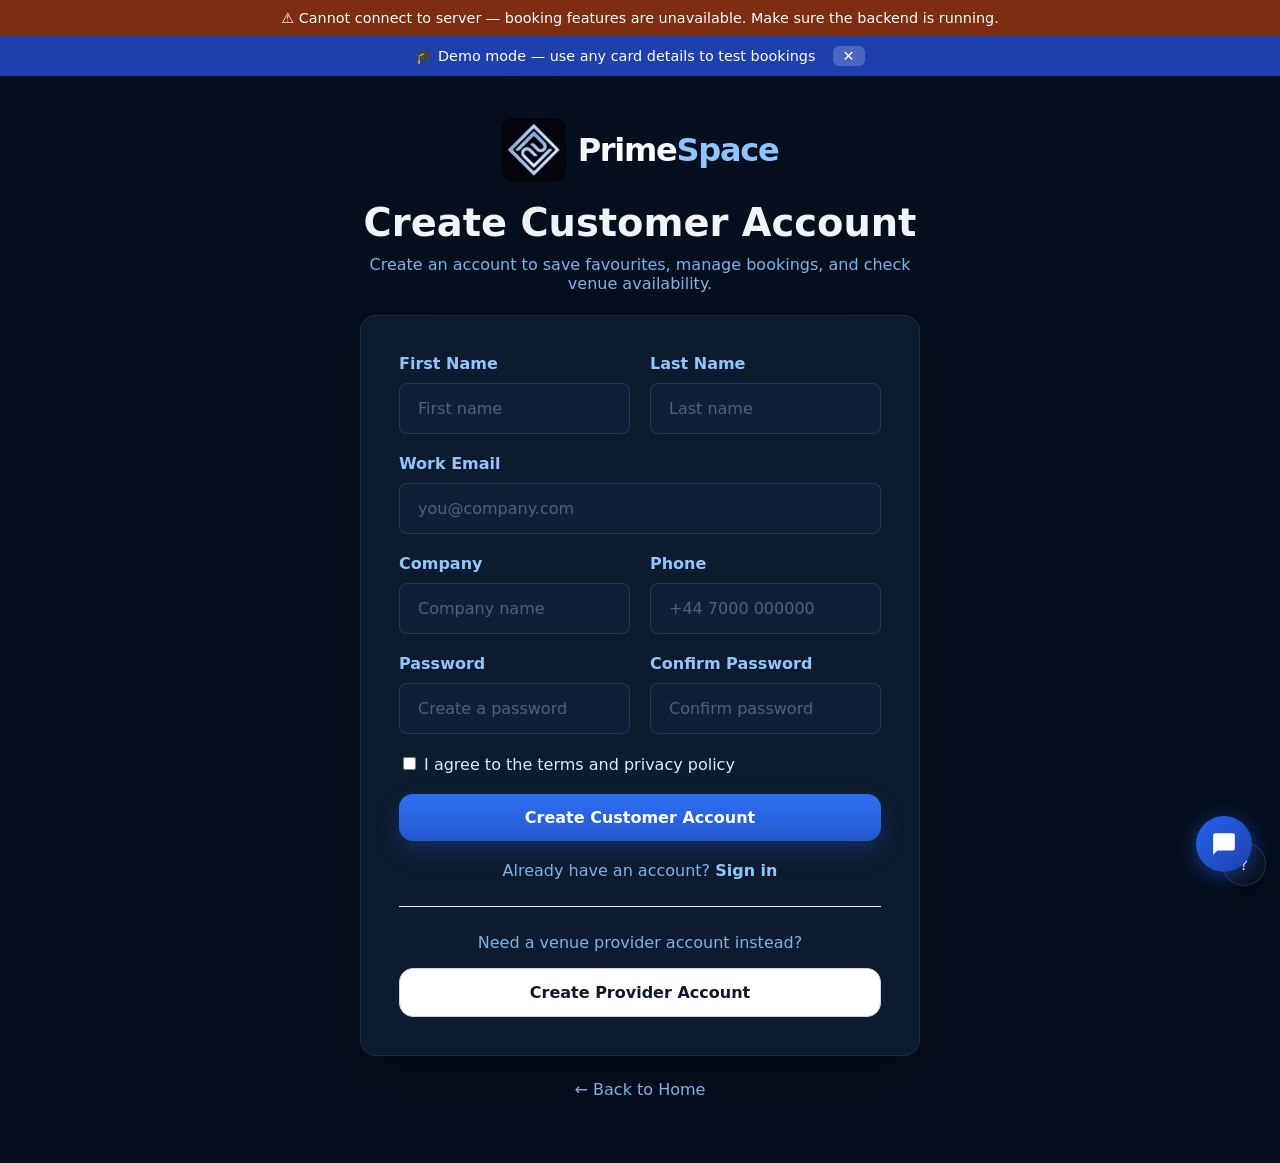
<file: customer-register.html>
<!doctype html>
<html lang="en">
<head>
  <meta charset="UTF-8">
  <meta name="viewport" content="width=device-width, initial-scale=1.0">
  <title>Create Customer Account | PrimeSpace</title>
  <link rel="stylesheet" href="assets/css/styles.css">  <style>
    body, .auth-page { background: #060f1e !important; }
    .login-shell { color: #e2e8f0; }
    .login-heading h1 { color: #f1f5f9; }
    .login-heading p { color: #7eb3e8; }
    .login-card { background: #0d1b2e !important; border: 1px solid rgba(125,211,252,.10) !important; border-radius: 16px; }
    .form-group label { color: #93c5fd !important; font-weight: 600; }
    .input-wrap { background: #0f1f38 !important; border: 1px solid rgba(125,211,252,.15) !important; border-radius: 8px; }
    .input-wrap input { color: #e2e8f0 !important; background: transparent !important; }
    .input-wrap input::placeholder { color: #4a6080 !important; }
    .form-helper { color: #7eb3e8 !important; }
    .form-helper a { color: #93c5fd !important; }
    .divider { border-color: rgba(125,211,252,.1) !important; }
    .back-home a { color: #7eb3e8 !important; }
    .soft-panel { background: #0f1f38 !important; border: 1px solid rgba(125,211,252,.1) !important; color: #e2e8f0 !important; }
    .soft-panel strong { color: #f1f5f9 !important; }
    .soft-panel ul li { color: #c8d8f0 !important; }
    p { color: #7eb3e8 !important; }
    p a { color: #93c5fd !important; }
  </style>
</head>
<body>
  <main class="auth-page">
    <div class="login-shell">
      <div class="login-heading">
        <a class="brand auth-brand" href="index.html"><img class="brand-logo auth-logo" src="assets/img/logo-mark.png" alt="PrimeSpace logo mark"><span class="brand-text">Prime<span>Space</span></span></a>
        <h1>Create Customer Account</h1>
        <p>Create an account to save favourites, manage bookings, and check venue availability.</p>
      </div>
      <section class="login-card">
        <form class="form-grid two-col" data-auth-form>
          <div class="form-group">
            <label for="first-name">First Name</label>
            <div class="input-wrap"><input id="first-name" type="text" placeholder="First name"></div>
          </div>
          <div class="form-group">
            <label for="last-name">Last Name</label>
            <div class="input-wrap"><input id="last-name" type="text" placeholder="Last name"></div>
          </div>
          <div class="form-group" style="grid-column:1/-1;">
            <label for="email">Work Email</label>
            <div class="input-wrap"><input id="email" type="email" placeholder="you@company.com"></div>
          </div>
          <div class="form-group">
            <label for="company">Company</label>
            <div class="input-wrap"><input id="company" type="text" placeholder="Company name"></div>
          </div>
          <div class="form-group">
            <label for="phone">Phone</label>
            <div class="input-wrap"><input id="phone" type="tel" placeholder="+44 7000 000000"></div>
          </div>
          <div class="form-group">
            <label for="password">Password</label>
            <div class="input-wrap"><input id="password" type="password" placeholder="Create a password"></div>
          </div>
          <div class="form-group">
            <label for="confirm-password">Confirm Password</label>
            <div class="input-wrap"><input id="confirm-password" type="password" placeholder="Confirm password"></div>
          </div>
          <div class="form-helper" style="grid-column:1/-1;">
            <label><input type="checkbox"> I agree to the terms and privacy policy</label>
          </div>
          <button class="btn btn-primary" type="submit" style="grid-column:1/-1;">Create Customer Account</button>
          <p style="grid-column:1/-1; text-align:center; margin:0; color:#475569;">Already have an account? <a href="login.html" style="color:#2563eb; font-weight:700;">Sign in</a></p>
        </form>
        <div class="divider"></div>
        <p style="text-align:center; color:#475569;">Need a venue provider account instead?</p>
        <a class="btn btn-secondary" href="provider-register.html" style="width:100%;">Create Provider Account</a>
      </section>
      <div class="back-home"><a href="index.html">← Back to Home</a></div>
    </div>
  </main>
  <a class="helper-bubble" href="#" aria-label="Help">?</a>
  <script src="assets/js/app.js"></script>
</body>
</html>
</file>
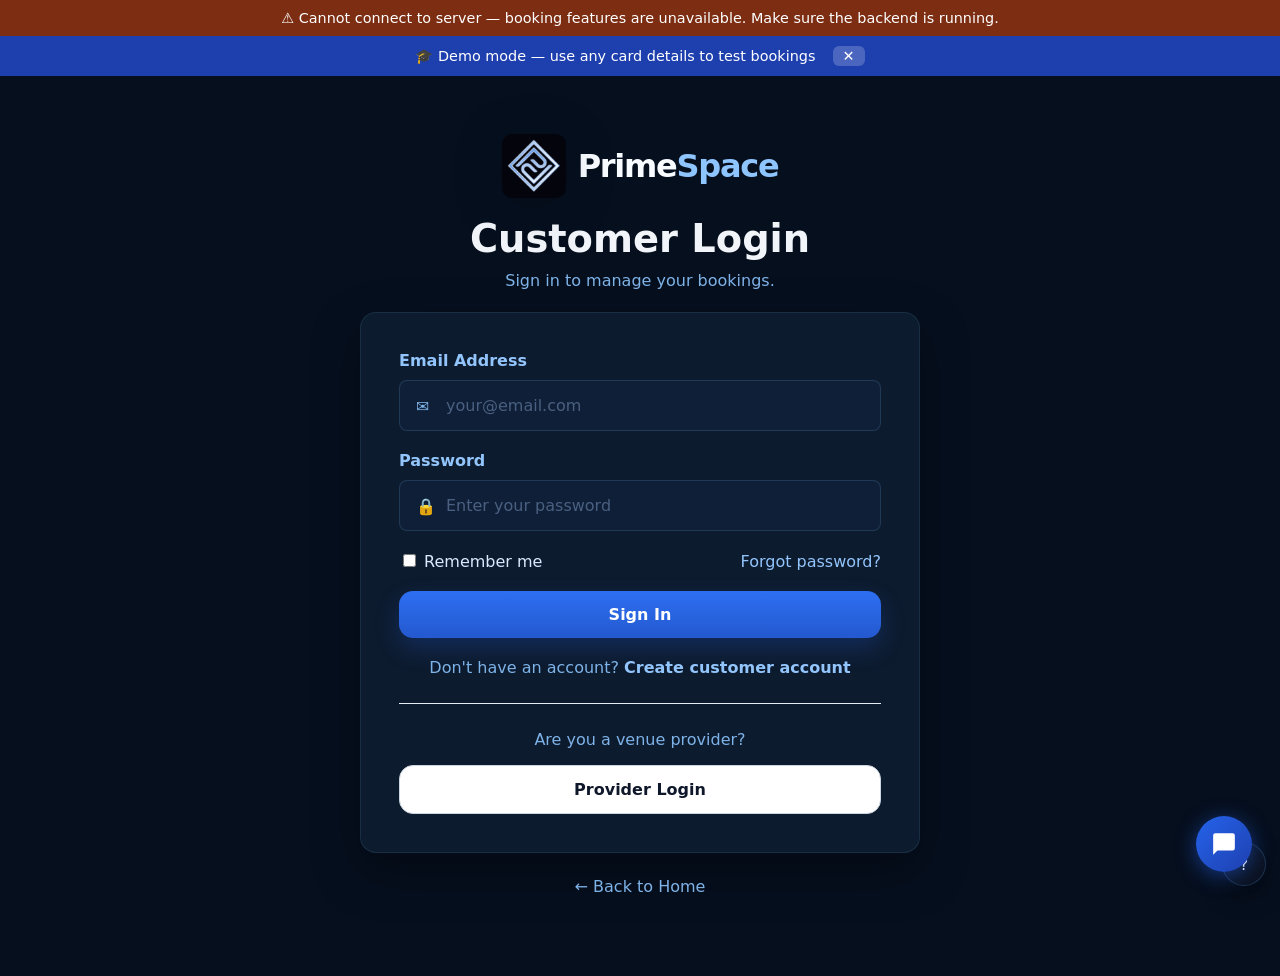
<file: login.html>
<!doctype html>
<html lang="en">
<head>
  <meta charset="UTF-8">
  <meta name="viewport" content="width=device-width, initial-scale=1.0">
  <title>Customer Login | PrimeSpace</title>
  <link rel="stylesheet" href="assets/css/styles.css">
  <style>
    body, .auth-page { background: #060f1e !important; }
    .login-shell { color: #e2e8f0; }
    .login-heading h1 { color: #f1f5f9; }
    .login-heading p { color: #7eb3e8; }
    .login-card { background: #0d1b2e !important; border: 1px solid rgba(125,211,252,.10) !important; border-radius: 16px; }
    .form-group label { color: #93c5fd !important; font-weight: 600; }
    .input-wrap { background: #0f1f38 !important; border: 1px solid rgba(125,211,252,.15) !important; border-radius: 8px; }
    .input-wrap input { color: #e2e8f0 !important; background: transparent !important; }
    .input-wrap input::placeholder { color: #4a6080 !important; }
    .input-wrap span { color: #7eb3e8 !important; }
    .form-helper { color: #7eb3e8 !important; }
    .form-helper a { color: #93c5fd !important; }
    .divider { border-color: rgba(125,211,252,.1) !important; }
    .back-home a { color: #7eb3e8 !important; }
    .soft-panel { background: #0f1f38 !important; border: 1px solid rgba(125,211,252,.1) !important; color: #e2e8f0 !important; }
    .soft-panel strong { color: #f1f5f9 !important; }
    .soft-panel ul li { color: #c8d8f0 !important; }
    p { color: #7eb3e8 !important; }
    p a { color: #93c5fd !important; }
  </style>
</head>
<body>
  <main class="auth-page">
    <div class="login-shell">
      <div class="login-heading">
        <a class="brand auth-brand" href="index.html"><img class="brand-logo auth-logo" src="assets/img/logo-mark.png" alt="PrimeSpace logo mark"><span class="brand-text">Prime<span>Space</span></span></a>
        <h1>Customer Login</h1>
        <p>Sign in to manage your bookings.</p>
      </div>
      <section class="login-card">
        <form class="form-grid" data-auth-form>
          <div class="form-group">
            <label for="customer-email">Email Address</label>
            <div class="input-wrap"><span class="input-icon">✉️</span><input id="customer-email" type="email" placeholder="your@email.com"></div>
          </div>
          <div class="form-group">
            <label for="customer-password">Password</label>
            <div class="input-wrap"><span class="input-icon">🔒</span><input id="customer-password" type="password" placeholder="Enter your password"></div>
          </div>
          <div class="form-helper">
            <label><input type="checkbox"> Remember me</label>
            <a href="#" style="color:#2563eb;">Forgot password?</a>
          </div>
          <button class="btn btn-primary" type="submit">Sign In</button>
          <p style="text-align:center; margin:0; color:#475569;">Don't have an account? <a href="customer-register.html" style="color:#2563eb; font-weight:700;">Create customer account</a></p>
        </form>
        <div class="divider"></div>
        <p style="text-align:center; color:#475569;">Are you a venue provider?</p>
        <a class="btn btn-secondary" href="provider-login.html" style="width:100%;">Provider Login</a>
      </section>
      <div class="back-home"><a href="index.html">← Back to Home</a></div>
    </div>
  </main>
  <a class="helper-bubble" href="#" aria-label="Help">?</a>
  <script src="assets/js/app.js"></script>
</body>
</html>
</file>
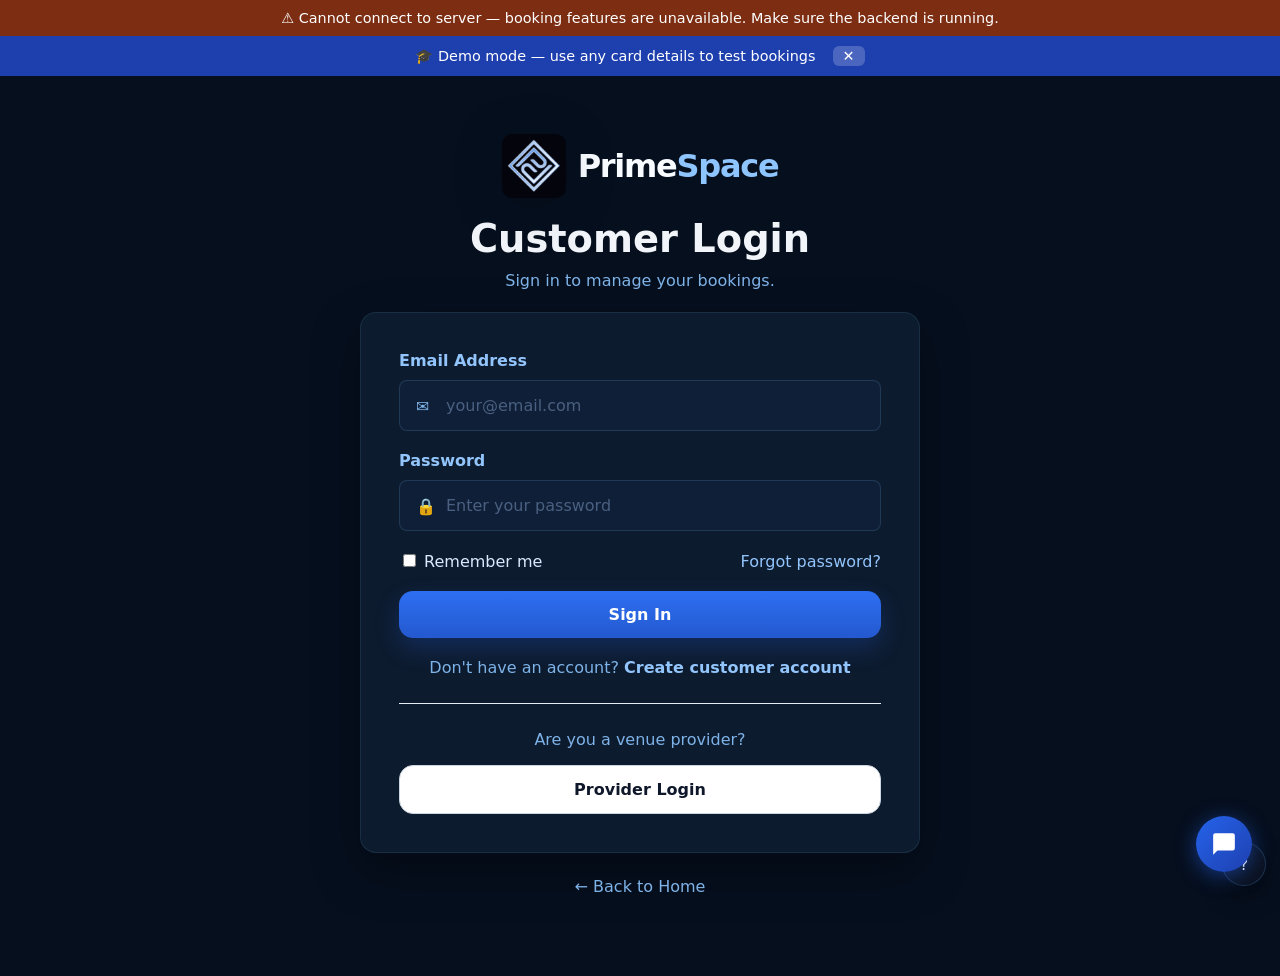
<file: my-bookings.html>
<!doctype html>
<html lang="en">
<head>
  <meta charset="UTF-8">
  <meta name="viewport" content="width=device-width, initial-scale=1.0">
  <title>My Bookings | PrimeSpace</title>
  <link rel="stylesheet" href="assets/css/styles.css">
  <style>
    .details-card { background: #0d1b2e !important; color: #e2e8f0 !important; border: 1px solid rgba(125,211,252,.10) !important; }
    .details-card h3 { color: #f1f5f9 !important; }
    .details-card .muted { color: #7eb3e8 !important; }
    .details-card strong { color: #f1f5f9 !important; }
    .details-card span { color: #c8d8f0 !important; }
    .status-ok { color: #22c55e !important; }
    .info-card { background: #0d1b2e !important; color: #e2e8f0 !important; border: 1px solid rgba(125,211,252,.10) !important; }
    .info-card h3 { color: #f1f5f9 !important; }
    .info-card .muted { color: #7eb3e8 !important; }
  </style>
</head>
<body>
  <header class="site-header">
    <div class="container navbar">
      <a class="brand" href="index.html"><img class="brand-logo" src="assets/img/logo-mark.png" alt="PrimeSpace logo"><span class="brand-text">Prime<span>Space</span></span></a>
      <nav class="nav-links">
        <a class="nav-link" href="index.html">Home</a>
        <a class="nav-link" href="venues.html">Venues</a>
        <a class="nav-link active" href="my-bookings.html">My Bookings</a>
      </nav>
      <div class="nav-actions">
        <svg class="user-icon" viewBox="0 0 24 24" fill="none" stroke="currentColor" stroke-width="2"><path d="M20 21a8 8 0 0 0-16 0"/><circle cx="12" cy="7" r="4"/></svg>
        <a href="login.html"><strong>Login</strong></a>
        <a class="btn btn-primary btn-sm" href="customer-register.html">Register</a>
      </div>
    </div>
  </header>

  <main class="container section" data-my-bookings-page>
    <div style="margin-bottom:32px;">
      <h1 style="font-size:3rem; margin:0 0 8px; letter-spacing:-.03em;">My Bookings</h1>
      <p class="muted">All your confirmed venue bookings in one place.</p>
    </div>
    <div data-bookings-list>
      <p class="muted">Loading...</p>
    </div>
  </main>

  <footer class="footer">
    <div class="container">
      <div class="footer-grid">
        <div>
          <a class="brand footer-brand" href="index.html"><img class="brand-logo footer-logo" src="assets/img/logo-mark.png" alt="PrimeSpace logo mark"><span class="brand-text">Prime<span>Space</span></span></a>
          <p style="margin-top:16px; max-width:320px;">Your trusted platform for booking premium corporate event venues.</p>
          <div class="contact-list">
            <div class="contact-item">✉️ <span>info@primespace.com</span></div>
            <div class="contact-item">📞 <span>+1 (800) 123-4567</span></div>
            <div class="contact-item">📍 <span>New York, NY 10001</span></div>
          </div>
        </div>
        <div><h4>Quick Links</h4><div class="footer-list"><a href="index.html">Home</a><a href="venues.html">Search Venues</a><a href="login.html">Customer Login</a><a href="provider-login.html">Provider Login</a></div></div>
        <div><h4>Resources</h4><div class="footer-list"><a href="#">How It Works</a><a href="#">Pricing</a><a href="#">FAQs</a><a href="#">Support</a></div></div>
        <div><h4>Legal</h4><div class="footer-list"><a href="#">Terms of Service</a><a href="#">Privacy Policy</a><a href="#">Cookie Policy</a><a href="#">Contact Us</a></div></div>
      </div>
      <div class="footer-bottom">© 2026 PrimeSpace. All rights reserved.</div>
    </div>
  </footer>

  <a class="helper-bubble" href="#" aria-label="Help">?</a>
  <script src="assets/js/data.js"></script>
  <script src="assets/js/app.js"></script>
</body>
</html>
</file>
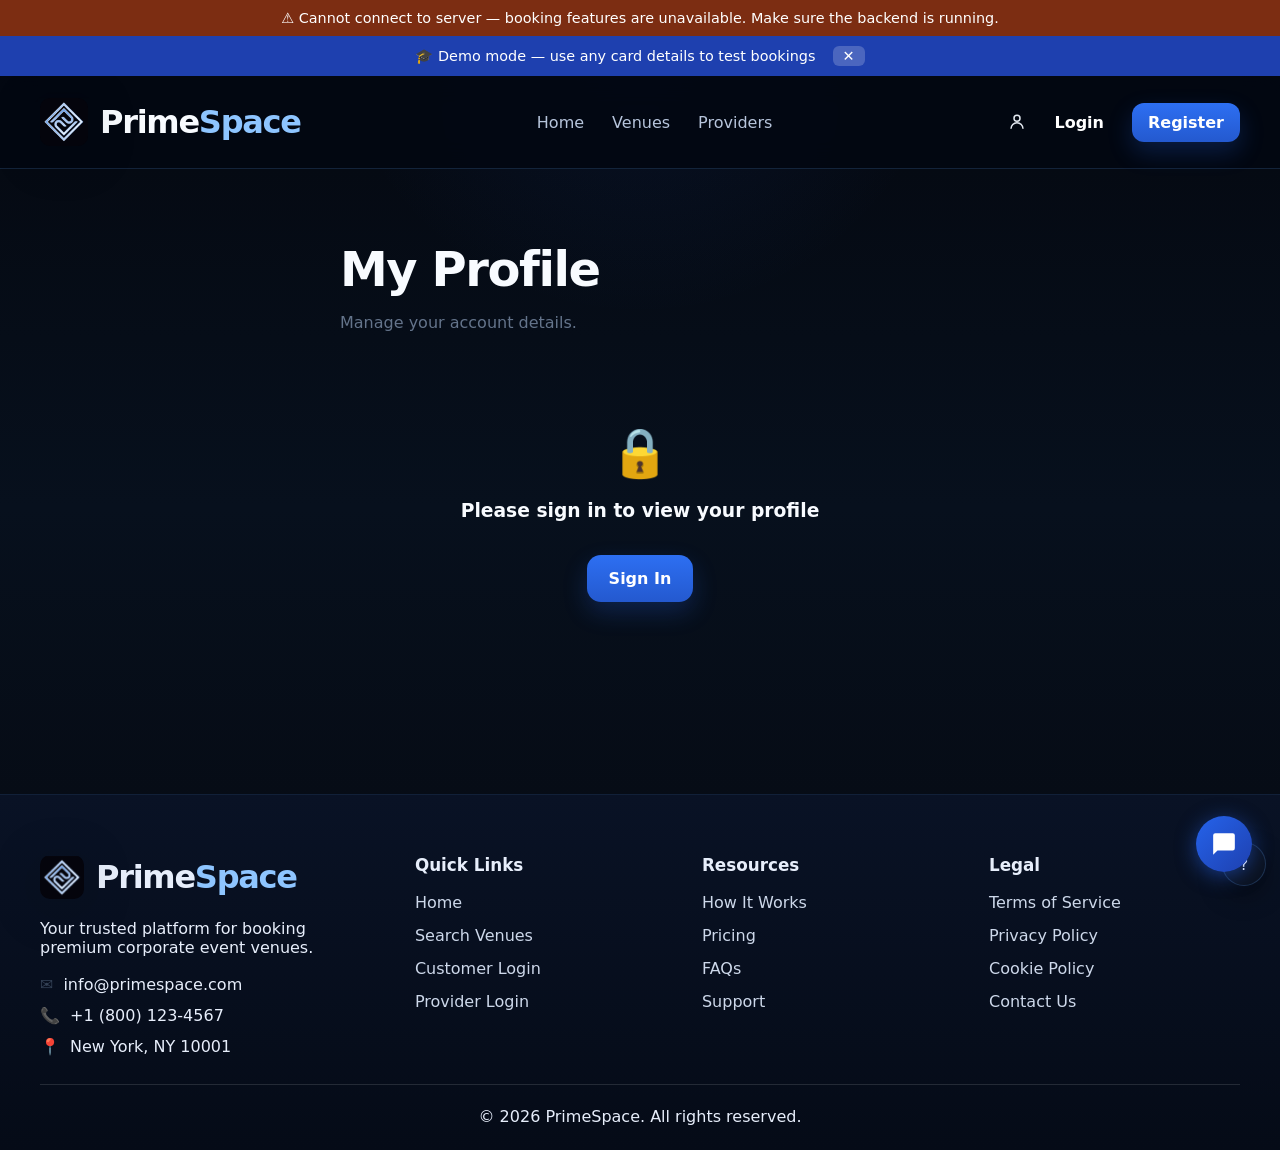
<file: profile.html>
<!doctype html>
<html lang="en">
<head>
  <meta charset="UTF-8">
  <meta name="viewport" content="width=device-width, initial-scale=1.0">
  <title>My Profile | PrimeSpace</title>
  <link rel="stylesheet" href="assets/css/styles.css">
  <style>
    .details-card {
      background: #0d1b2e !important;
      color: #e2e8f0 !important;
      border: 1px solid rgba(125,211,252,.10) !important;
    }
    .details-card h2 { color: #f1f5f9 !important; }
    .details-card .muted { color: #7eb3e8 !important; }
    .summary-item { color: #e2e8f0 !important; }
    .summary-item strong { color: #f1f5f9 !important; }
    .form-group label { color: #93c5fd !important; font-weight: 600; }
    .input-wrap { background: #0f1f38 !important; border-color: rgba(125,211,252,.15) !important; }
    .input-wrap input { color: #e2e8f0 !important; }
    .input-wrap input::placeholder { color: #4a6080 !important; }
    #edit-success { background: #052e16 !important; color: #86efac !important; border: 1px solid rgba(134,239,172,.2); }
    #edit-error { background: #1e0a0a !important; color: #fca5a5 !important; border: 1px solid rgba(252,165,165,.2); }
  </style>
</head>
<body>
  <header class="site-header">
    <div class="container navbar">
      <a class="brand" href="index.html"><img class="brand-logo" src="assets/img/logo-mark.png" alt="PrimeSpace logo"><span class="brand-text">Prime<span>Space</span></span></a>
      <nav class="nav-links">
        <a class="nav-link" href="index.html">Home</a>
        <a class="nav-link" href="venues.html">Venues</a>
        <a class="nav-link" href="providers.html">Providers</a>
      </nav>
      <div class="nav-actions">
        <svg class="user-icon" viewBox="0 0 24 24" fill="none" stroke="currentColor" stroke-width="2"><path d="M20 21a8 8 0 0 0-16 0"/><circle cx="12" cy="7" r="4"/></svg>
        <a href="login.html"><strong>Login</strong></a>
        <a class="btn btn-primary btn-sm" href="customer-register.html">Register</a>
      </div>
    </div>
  </header>

  <main class="container section">
    <div style="max-width:600px; margin:0 auto;">
      <h1 style="font-size:3rem; margin:0 0 8px; letter-spacing:-.03em;">My Profile</h1>
      <p class="muted" style="margin-bottom:32px;">Manage your account details.</p>

      <div id="profile-content" style="display:none;">

        <!-- Account info -->
        <div class="details-card" style="margin-bottom:24px;">
          <h2 style="margin-top:0;">Account Details</h2>
          <div class="summary-list">
            <div class="summary-item"><span>Name</span><strong id="profile-name">—</strong></div>
            <div class="summary-item"><span>Email</span><strong id="profile-email">—</strong></div>
            <div class="summary-item"><span>Role</span><strong id="profile-role">—</strong></div>
            <div class="summary-item"><span>Member since</span><strong id="profile-joined">—</strong></div>
            <div class="summary-item" id="booking-count-row" style="display:none;"><span>Total Bookings</span><strong id="profile-booking-count">—</strong></div>
          </div>
        </div>

        <!-- Provider only section -->
        <div id="provider-section" style="display:none; margin-bottom:24px;">
          <div class="details-card" style="margin-bottom:24px;">
            <h2 style="margin-top:0;">Provider Stats</h2>
            <div class="summary-list">
              <div class="summary-item"><span>Active Venues</span><strong id="prov-venues">6</strong></div>
              <div class="summary-item"><span>Total Bookings</span><strong id="prov-bookings">Loading...</strong></div>
              <div class="summary-item"><span>Total Revenue</span><strong id="prov-revenue">Loading...</strong></div>
            </div>
            <div style="margin-top:16px;">
              <a class="btn btn-primary" href="provider-dashboard.html">Go to Dashboard</a>
            </div>
          </div>
        </div>

        <!-- Edit name -->
        <div class="details-card" style="margin-bottom:24px;">
          <h2 style="margin-top:0;">Edit Name</h2>
          <div id="edit-success" style="display:none; background:#dcfce7; color:#15803d; padding:12px 16px; border-radius:10px; margin-bottom:16px; font-weight:600;">
            ✓ Name updated successfully
          </div>
          <div id="edit-error" style="display:none; background:#fee2e2; color:#991b1b; padding:12px 16px; border-radius:10px; margin-bottom:16px;"></div>
          <div class="form-group">
            <label for="new-name">Display Name</label>
            <div class="input-wrap">
              <span class="input-icon">👤</span>
              <input id="new-name" type="text" placeholder="Enter your name">
            </div>
          </div>
          <button class="btn btn-primary" id="save-name-btn" style="margin-top:16px;">Save Changes</button>
        </div>

        <!-- Danger zone -->
        <div class="details-card">
          <h2 style="margin-top:0;">Account</h2>
          <p class="muted">Signing out will clear your session and you will need to log back in.</p>
          <button class="btn" style="background:#fee2e2;color:#991b1b;border:none;cursor:pointer;" onclick="window.__psLogout()">Sign Out</button>
        </div>

      </div>

      <!-- Not logged in -->
      <div id="not-logged-in" style="display:none; text-align:center; padding:60px 0;">
        <div style="font-size:3rem; margin-bottom:16px;">🔒</div>
        <h3>Please sign in to view your profile</h3>
        <a class="btn btn-primary" href="login.html" style="margin-top:16px;">Sign In</a>
      </div>

    </div>
  </main>

  <footer class="footer">
    <div class="container">
      <div class="footer-grid">
        <div>
          <a class="brand footer-brand" href="index.html"><img class="brand-logo footer-logo" src="assets/img/logo-mark.png" alt="PrimeSpace logo mark"><span class="brand-text">Prime<span>Space</span></span></a>
          <p style="margin-top:16px; max-width:320px;">Your trusted platform for booking premium corporate event venues.</p>
          <div class="contact-list">
            <div class="contact-item">✉️ <span>info@primespace.com</span></div>
            <div class="contact-item">📞 <span>+1 (800) 123-4567</span></div>
            <div class="contact-item">📍 <span>New York, NY 10001</span></div>
          </div>
        </div>
        <div><h4>Quick Links</h4><div class="footer-list"><a href="index.html">Home</a><a href="venues.html">Search Venues</a><a href="login.html">Customer Login</a><a href="provider-login.html">Provider Login</a></div></div>
        <div><h4>Resources</h4><div class="footer-list"><a href="#">How It Works</a><a href="#">Pricing</a><a href="#">FAQs</a><a href="#">Support</a></div></div>
        <div><h4>Legal</h4><div class="footer-list"><a href="#">Terms of Service</a><a href="#">Privacy Policy</a><a href="#">Cookie Policy</a><a href="#">Contact Us</a></div></div>
      </div>
      <div class="footer-bottom">© 2026 PrimeSpace. All rights reserved.</div>
    </div>
  </footer>

  <a class="helper-bubble" href="#" aria-label="Help">?</a>
  <script src="assets/js/data.js"></script>
  <script src="assets/js/app.js"></script>
  <script>
    const API_BASE = 'https://primespace-backend.onrender.com';

    function initProfile() {
      const token = localStorage.getItem('PRIMESPACE_TOKEN');
      const userRaw = localStorage.getItem('PRIMESPACE_USER');

      if (!token || !userRaw) {
        document.getElementById('not-logged-in').style.display = 'block';
        return;
      }

      const user = JSON.parse(userRaw);
      document.getElementById('profile-content').style.display = 'block';
      document.getElementById('profile-name').textContent = user.name;
      document.getElementById('profile-email').textContent = user.email;
      document.getElementById('profile-role').textContent = user.role.charAt(0).toUpperCase() + user.role.slice(1);
      document.getElementById('profile-joined').textContent = new Date(user.created_at).toLocaleDateString('en-GB', { day: 'numeric', month: 'long', year: 'numeric' });
      document.getElementById('new-name').value = user.name;

      // Show provider section if provider
      if (user.role === 'provider') {
        document.getElementById('provider-section').style.display = 'block';
        fetch(`${API_BASE}/bookings/all`, {
          headers: { 'Authorization': `Bearer ${token}` }
        }).then(r => r.json()).then(bookings => {
          const total = bookings.reduce((s, b) => s + b.total, 0);
          document.getElementById('prov-bookings').textContent = bookings.length;
          document.getElementById('prov-revenue').textContent = `£${total.toLocaleString()}`;
        }).catch(() => {
          document.getElementById('prov-bookings').textContent = '0';
          document.getElementById('prov-revenue').textContent = '£0';
        });
      }

      // Show booking count for customers
      if (user.role === 'customer') {
        document.getElementById('booking-count-row').style.display = '';
        fetch(`${API_BASE}/bookings/me`, {
          headers: { 'Authorization': `Bearer ${token}` }
        }).then(r => r.json()).then(bookings => {
          document.getElementById('profile-booking-count').textContent = bookings.length;
        }).catch(() => {
          document.getElementById('profile-booking-count').textContent = '0';
        });
      }

      // Disable Save Changes if name hasn't changed
      const nameInput = document.getElementById('new-name');
      const saveBtn = document.getElementById('save-name-btn');
      saveBtn.disabled = true;
      nameInput.addEventListener('input', () => {
        saveBtn.disabled = nameInput.value.trim() === user.name;
      });

      document.getElementById('save-name-btn').addEventListener('click', async () => {
        const newName = nameInput.value.trim();
        const successEl = document.getElementById('edit-success');
        const errorEl = document.getElementById('edit-error');
        successEl.style.display = 'none';
        errorEl.style.display = 'none';

        if (!newName) {
          errorEl.textContent = 'Name cannot be empty.';
          errorEl.style.display = 'block';
          return;
        }

        const btn = document.getElementById('save-name-btn');
        btn.disabled = true;
        btn.textContent = 'Saving...';

        try {
          const res = await fetch(`${API_BASE}/auth/me`, {
            method: 'PATCH',
            headers: {
              'Content-Type': 'application/json',
              'Authorization': `Bearer ${token}`
            },
            body: JSON.stringify({ name: newName })
          });

          if (!res.ok) {
            const data = await res.json();
            throw new Error(data.detail || 'Failed to update name.');
          }

          const updated = await res.json();
          const updatedUser = { ...user, name: updated.name };
          localStorage.setItem('PRIMESPACE_USER', JSON.stringify(updatedUser));
          document.getElementById('profile-name').textContent = updated.name;
          successEl.style.display = 'block';
        } catch (err) {
          errorEl.textContent = err.message || 'Something went wrong.';
          errorEl.style.display = 'block';
        } finally {
          btn.disabled = false;
          btn.textContent = 'Save Changes';
        }
      });
    }

    initProfile();
  </script>
</body>
</html>
</file>
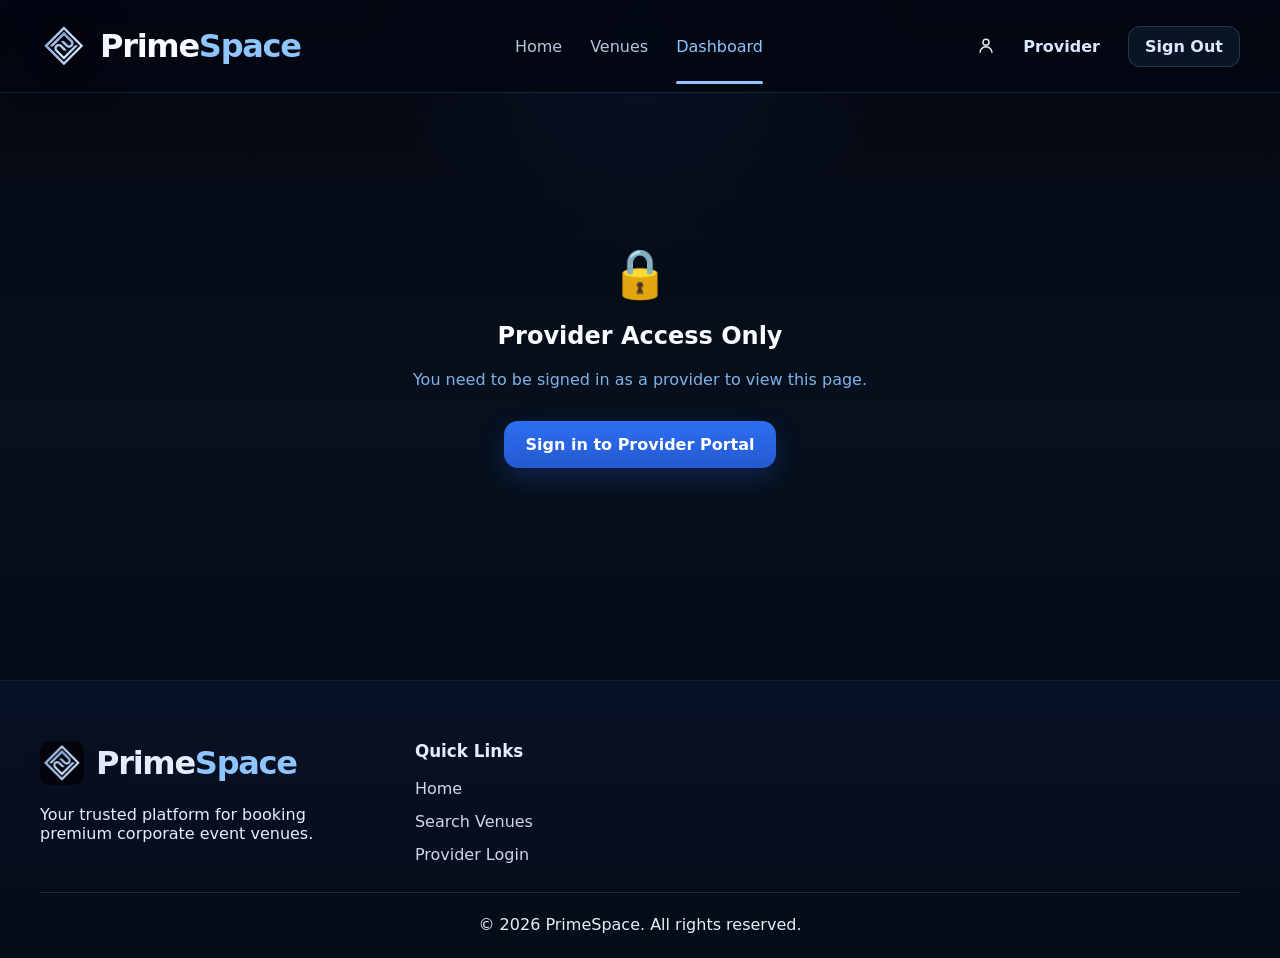
<file: provider-dashboard.html>
<!doctype html>
<html lang="en">
<head>
  <meta charset="UTF-8">
  <meta name="viewport" content="width=device-width, initial-scale=1.0">
  <title>Provider Dashboard | PrimeSpace</title>
  <link rel="stylesheet" href="assets/css/styles.css">
  <style>
    .dashboard-card { background: #0d1b2e !important; color: #e2e8f0 !important; border: 1px solid rgba(125,211,252,.10) !important; }
    .dashboard-card h2 { color: #f1f5f9 !important; }
    .dashboard-card .muted { color: #7eb3e8 !important; }
    #venue-listings > div { border-bottom-color: rgba(125,211,252,.1) !important; }
    #recent-bookings > div { border-bottom-color: rgba(125,211,252,.1) !important; }
    #dashboard-content h1, #dashboard-content h2, #dashboard-content p, #dashboard-content strong { color: inherit; }
    .muted { color: #7eb3e8 !important; }
  </style>
</head>
<body>
  <header class="site-header">
    <div class="container navbar">
      <a class="brand" href="index.html"><img class="brand-logo" src="assets/img/logo-mark.png" alt="PrimeSpace logo"><span class="brand-text">Prime<span>Space</span></span></a>
      <nav class="nav-links">
        <a class="nav-link" href="index.html">Home</a>
        <a class="nav-link" href="venues.html">Venues</a>
        <a class="nav-link active" href="provider-dashboard.html">Dashboard</a>
      </nav>
      <div class="nav-actions">
        <svg class="user-icon" viewBox="0 0 24 24" fill="none" stroke="currentColor" stroke-width="2"><path d="M20 21a8 8 0 0 0-16 0"/><circle cx="12" cy="7" r="4"/></svg>
        <span id="provider-name" style="font-weight:600; color:var(--text);">Provider</span>
        <button class="btn btn-sm btn-secondary" onclick="logout()">Sign Out</button>
      </div>
    </div>
  </header>

  <main class="container section" data-provider-dashboard>

    <!-- Access guard message (shown if not logged in as provider) -->
    <div id="access-denied" style="display:none; text-align:center; padding:80px 0;">
      <div style="font-size:3rem; margin-bottom:16px;">🔒</div>
      <h2>Provider Access Only</h2>
      <p class="muted">You need to be signed in as a provider to view this page.</p>
      <a class="btn btn-primary" href="provider-login.html" style="margin-top:16px;">Sign in to Provider Portal</a>
    </div>

    <!-- Dashboard content (shown when logged in as provider) -->
    <div id="dashboard-content" style="display:none;">

      <div style="margin-bottom:32px;">
        <h1 style="font-size:3rem; margin:0 0 8px; letter-spacing:-.03em;">Provider Dashboard</h1>
        <p class="muted">Welcome back, <strong id="dashboard-greeting">Provider</strong>. Here's an overview of your listings.</p>
      </div>

      <!-- Stats row -->
      <div style="display:grid; grid-template-columns:repeat(auto-fit, minmax(180px, 1fr)); gap:18px; margin-bottom:32px;">
        <div class="dashboard-card" style="padding:24px; text-align:center;">
          <div style="font-size:2.4rem; font-weight:700; color:#2563eb;" id="stat-venues">6</div>
          <div class="muted" style="margin-top:4px;">Active Venues</div>
        </div>
        <div class="dashboard-card" style="padding:24px; text-align:center;">
          <div style="font-size:2.4rem; font-weight:700; color:#16a34a;" id="stat-bookings">—</div>
          <div class="muted" style="margin-top:4px;">Total Bookings</div>
        </div>
        <div class="dashboard-card" style="padding:24px; text-align:center;">
          <div style="font-size:2.4rem; font-weight:700; color:#d97706;" id="stat-revenue">—</div>
          <div class="muted" style="margin-top:4px;">Total Revenue</div>
        </div>
        <div class="dashboard-card" style="padding:24px; text-align:center;">
          <div style="font-size:2.4rem; font-weight:700; color:#7c3aed;" id="stat-avg">—</div>
          <div class="muted" style="margin-top:4px;">Avg. Booking Value</div>
        </div>
      </div>

      <!-- Venue listings -->
      <div class="dashboard-card" style="padding:30px; margin-bottom:24px;">
        <div style="display:flex; justify-content:space-between; align-items:center; margin-bottom:20px;">
          <h2 style="margin:0;">Your Venue Listings</h2>
          <span class="muted" style="font-size:0.95rem;">Demo mode — listings are read-only</span>
        </div>
        <div id="venue-listings"></div>
      </div>

      <!-- Recent bookings -->
      <div class="dashboard-card" style="padding:30px;">
        <h2 style="margin-top:0;">Recent Bookings</h2>
        <div id="top-venue-label" class="muted" style="font-size:0.9rem; margin-bottom:12px;"></div>
        <div id="recent-bookings">
          <p class="muted">No bookings to display yet. Bookings made by customers will appear here.</p>
        </div>
      </div>

    </div>
  </main>

  <footer class="footer">
    <div class="container">
      <div class="footer-grid">
        <div>
          <a class="brand footer-brand" href="index.html"><img class="brand-logo footer-logo" src="assets/img/logo-mark.png" alt="PrimeSpace logo mark"><span class="brand-text">Prime<span>Space</span></span></a>
          <p style="margin-top:16px; max-width:320px;">Your trusted platform for booking premium corporate event venues.</p>
        </div>
        <div><h4>Quick Links</h4><div class="footer-list"><a href="index.html">Home</a><a href="venues.html">Search Venues</a><a href="provider-login.html">Provider Login</a></div></div>
      </div>
      <div class="footer-bottom">© 2026 PrimeSpace. All rights reserved.</div>
    </div>
  </footer>

  <script src="assets/js/data.js"></script>
  <script>
    function logout() {
      localStorage.removeItem('PRIMESPACE_TOKEN');
      localStorage.removeItem('PRIMESPACE_USER');
      localStorage.removeItem('PRIMESPACE_TOKEN_TYPE');
      window.location.href = 'provider-login.html';
    }

    async function init() {
      const userRaw = localStorage.getItem('PRIMESPACE_USER');
      const token = localStorage.getItem('PRIMESPACE_TOKEN');

      if (!token || !userRaw) {
        document.getElementById('access-denied').style.display = 'block';
        return;
      }

      const user = JSON.parse(userRaw);

      if (user.role !== 'provider') {
        document.getElementById('access-denied').style.display = 'block';
        return;
      }

      // Show dashboard
      document.getElementById('dashboard-content').style.display = 'block';
      document.getElementById('provider-name').textContent = user.name;
      document.getElementById('dashboard-greeting').textContent = user.name;

      // Render venue listings from data.js
      const listings = document.getElementById('venue-listings');
      const venues = window.primeSpaceVenues || [];
      document.getElementById('stat-venues').textContent = venues.length;
      // Calculate real avg rating from data.js
      const avgRating = venues.length ? (venues.reduce((s,v) => s + v.rating, 0) / venues.length).toFixed(1) : '—';
      const avgRatingEl = document.querySelector('[id="stat-avg"]') || document.querySelector('.stat-avg');
      // Find the 4th stat card (avg rating)
      const statCards = document.querySelectorAll('[style*="font-size:2.4rem"]');
      if (statCards[3]) statCards[3].textContent = avgRating;

      listings.innerHTML = venues.map(v => `
        <div style="display:flex; justify-content:space-between; align-items:center; padding:16px 0; border-bottom:1px solid #e7edf7;">
          <div>
            <strong style="font-size:1.1rem;">${v.name}</strong>
            <div class="muted" style="font-size:0.9rem; margin-top:2px;">📍 ${v.location} &nbsp;|&nbsp; 👥 Capacity: ${v.capacity} &nbsp;|&nbsp; ${v.type}</div>
          </div>
          <div style="display:flex; align-items:center; gap:16px;">
            <span style="font-weight:700; color:#2563eb;">$${v.price}/day</span>
            <span style="color:#16a34a; font-weight:600;">⭐ ${v.rating}</span>
            <a class="btn btn-sm btn-secondary" href="venue.html?id=${v.id}">View</a>
          </div>
        </div>
      `).join('');

      // Fetch real booking stats from API
      try {
        const API_BASE = 'https://primespace-backend.onrender.com';
        const res = await fetch(`${API_BASE}/bookings/all`, {
          headers: { 'Authorization': `Bearer ${token}` }
        });
        if (res.ok) {
          const bookings = await res.json();
          const totalRevenue = bookings.reduce((sum, b) => sum + b.total, 0);
          const avgValue = bookings.length ? Math.round(totalRevenue / bookings.length) : 0;
          document.getElementById('stat-bookings').textContent = bookings.length;
          document.getElementById('stat-revenue').textContent = `£${totalRevenue.toLocaleString()}`;
          document.getElementById('stat-avg').textContent = bookings.length ? `£${avgValue}` : '—';

          // Sort bookings by date desc
          const sorted = [...bookings].sort((a, b) => new Date(b.created_at) - new Date(a.created_at));

          // Top venue by booking count
          const venueCounts = {};
          bookings.forEach(b => { venueCounts[b.venue_id] = (venueCounts[b.venue_id] || 0) + 1; });
          const topVenueId = Object.entries(venueCounts).sort((a,b) => b[1]-a[1])[0]?.[0];
          const topVenue = venues.find(v => v.id === topVenueId);
          if (topVenue) {
            const topEl = document.getElementById('top-venue-label');
            if (topEl) topEl.textContent = `🏆 Top venue: ${topVenue.name} (${venueCounts[topVenueId]} bookings)`;
          }

          // Show recent bookings sorted by date
          const recentEl = document.getElementById('recent-bookings');
          if (sorted.length > 0) {
            recentEl.innerHTML = sorted.slice(0, 5).map(b => {
              const venue = venues.find(v => v.id === b.venue_id);
              const venueName = venue ? venue.name : b.venue_id;
              const created = new Date(b.created_at).toLocaleDateString('en-GB', { day:'numeric', month:'short', year:'numeric' });
              return `
                <div style="display:flex; justify-content:space-between; align-items:center; padding:14px 0; border-bottom:1px solid rgba(125,211,252,.1); flex-wrap:wrap; gap:10px;">
                  <div>
                    <strong>${venueName}</strong>
                    <div class="muted" style="font-size:0.9rem; margin-top:2px;">📅 ${b.date || 'No date'} &nbsp;|&nbsp; 👥 ${b.guests} guests</div>
                  </div>
                  <div style="text-align:right;">
                    <strong style="color:#16a34a;">£${b.total}</strong>
                    <div class="muted" style="font-size:0.85rem;">${created}</div>
                  </div>
                </div>`;
            }).join('');
          } else {
            recentEl.innerHTML = '<p class="muted" style="text-align:center; padding:24px 0;">No bookings yet. Share your venue links with customers to get started.</p>';
          }
        }
      } catch(e) {
        document.getElementById('stat-bookings').textContent = '0';
        document.getElementById('stat-revenue').textContent = '$0';
      }
    }

    init();
  </script>
</body>
</html>
</file>
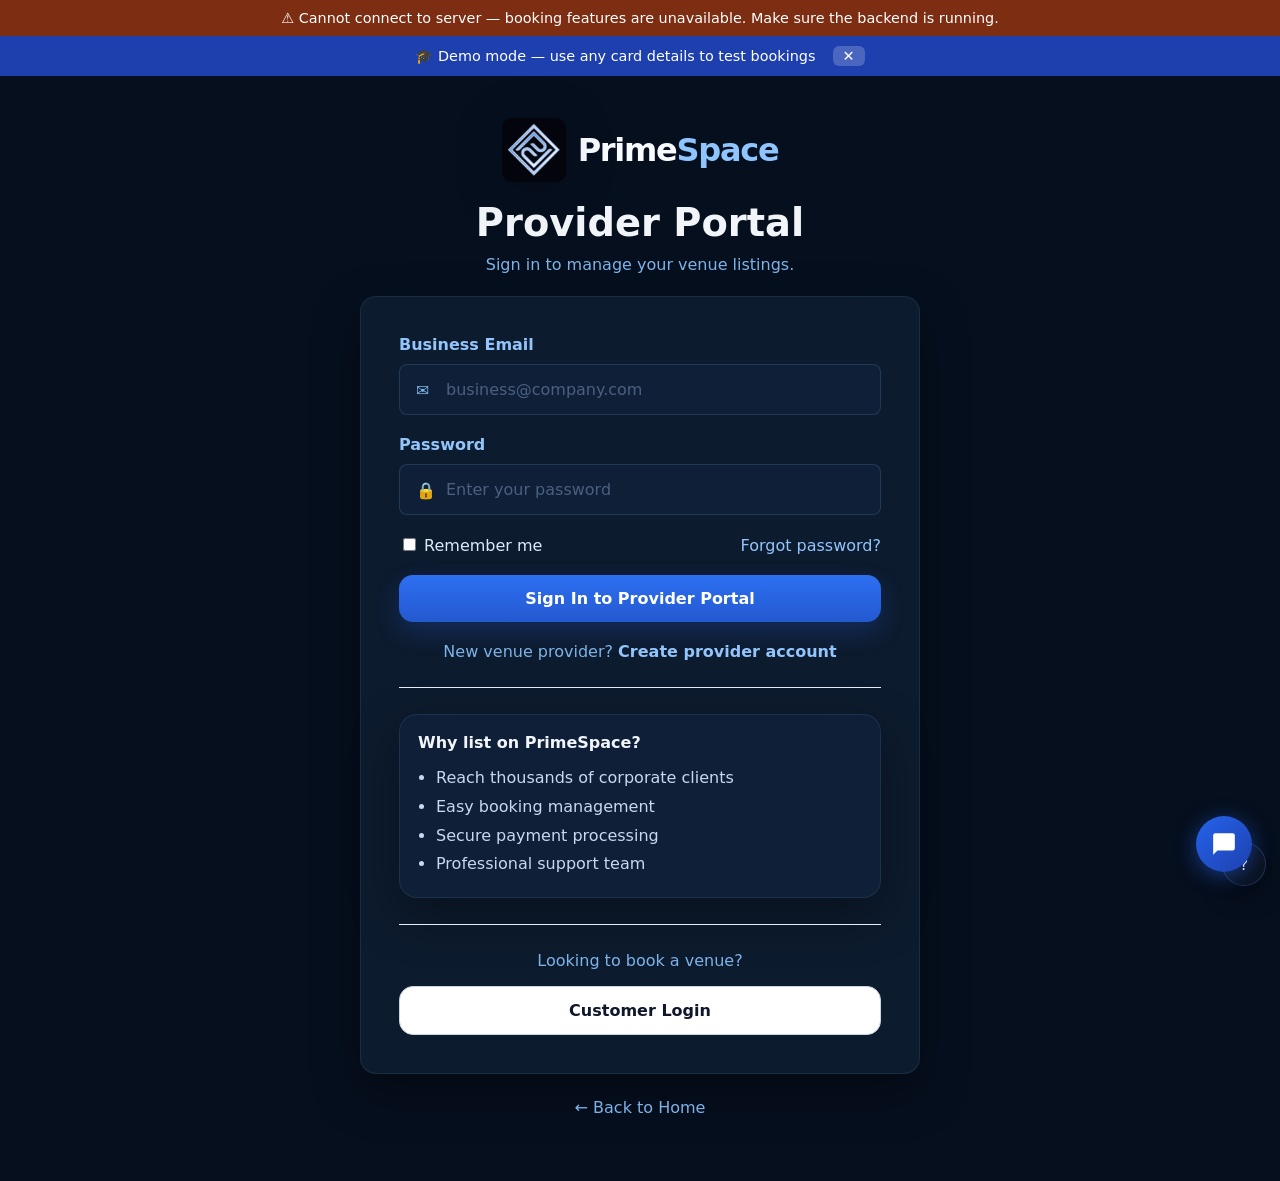
<file: provider-login.html>
<!doctype html>
<html lang="en">
<head>
  <meta charset="UTF-8">
  <meta name="viewport" content="width=device-width, initial-scale=1.0">
  <title>Provider Portal | PrimeSpace</title>
  <link rel="stylesheet" href="assets/css/styles.css">
  <style>
    body, .auth-page { background: #060f1e !important; }
    .login-shell { color: #e2e8f0; }
    .login-heading h1 { color: #f1f5f9; }
    .login-heading p { color: #7eb3e8; }
    .login-card { background: #0d1b2e !important; border: 1px solid rgba(125,211,252,.10) !important; border-radius: 16px; }
    .form-group label { color: #93c5fd !important; font-weight: 600; }
    .input-wrap { background: #0f1f38 !important; border: 1px solid rgba(125,211,252,.15) !important; border-radius: 8px; }
    .input-wrap input { color: #e2e8f0 !important; background: transparent !important; }
    .input-wrap input::placeholder { color: #4a6080 !important; }
    .input-wrap span { color: #7eb3e8 !important; }
    .form-helper { color: #7eb3e8 !important; }
    .form-helper a { color: #93c5fd !important; }
    .divider { border-color: rgba(125,211,252,.1) !important; }
    .back-home a { color: #7eb3e8 !important; }
    .soft-panel { background: #0f1f38 !important; border: 1px solid rgba(125,211,252,.1) !important; color: #e2e8f0 !important; }
    .soft-panel strong { color: #f1f5f9 !important; }
    .soft-panel ul li { color: #c8d8f0 !important; }
    p { color: #7eb3e8 !important; }
    p a { color: #93c5fd !important; }
  </style>
</head>
<body>
  <main class="auth-page">
    <div class="login-shell">
      <div class="login-heading">
        <a class="brand auth-brand" href="index.html"><img class="brand-logo auth-logo" src="assets/img/logo-mark.png" alt="PrimeSpace logo mark"><span class="brand-text">Prime<span>Space</span></span></a>
        <h1>Provider Portal</h1>
        <p>Sign in to manage your venue listings.</p>
      </div>
      <section class="login-card">
        <form class="form-grid" data-auth-form>
          <div class="form-group">
            <label for="provider-email">Business Email</label>
            <div class="input-wrap"><span class="input-icon">✉️</span><input id="provider-email" type="email" placeholder="business@company.com"></div>
          </div>
          <div class="form-group">
            <label for="provider-password">Password</label>
            <div class="input-wrap"><span class="input-icon">🔒</span><input id="provider-password" type="password" placeholder="Enter your password"></div>
          </div>
          <div class="form-helper">
            <label><input type="checkbox"> Remember me</label>
            <a href="#" style="color:#2563eb;">Forgot password?</a>
          </div>
          <button class="btn btn-primary" type="submit">Sign In to Provider Portal</button>
          <p style="text-align:center; margin:0; color:#475569;">New venue provider? <a href="provider-register.html" style="color:#2563eb; font-weight:700;">Create provider account</a></p>
        </form>
        <div class="divider"></div>
        <div class="soft-panel">
          <strong>Why list on PrimeSpace?</strong>
          <ul style="margin:12px 0 0; padding-left:18px; line-height:1.8;">
            <li>Reach thousands of corporate clients</li>
            <li>Easy booking management</li>
            <li>Secure payment processing</li>
            <li>Professional support team</li>
          </ul>
        </div>
        <div class="divider"></div>
        <p style="text-align:center; color:#475569;">Looking to book a venue?</p>
        <a class="btn btn-secondary" href="login.html" style="width:100%;">Customer Login</a>
      </section>
      <div class="back-home"><a href="index.html">← Back to Home</a></div>
    </div>
  </main>
  <a class="helper-bubble" href="#" aria-label="Help">?</a>
  <script src="assets/js/app.js"></script>
</body>
</html>
</file>
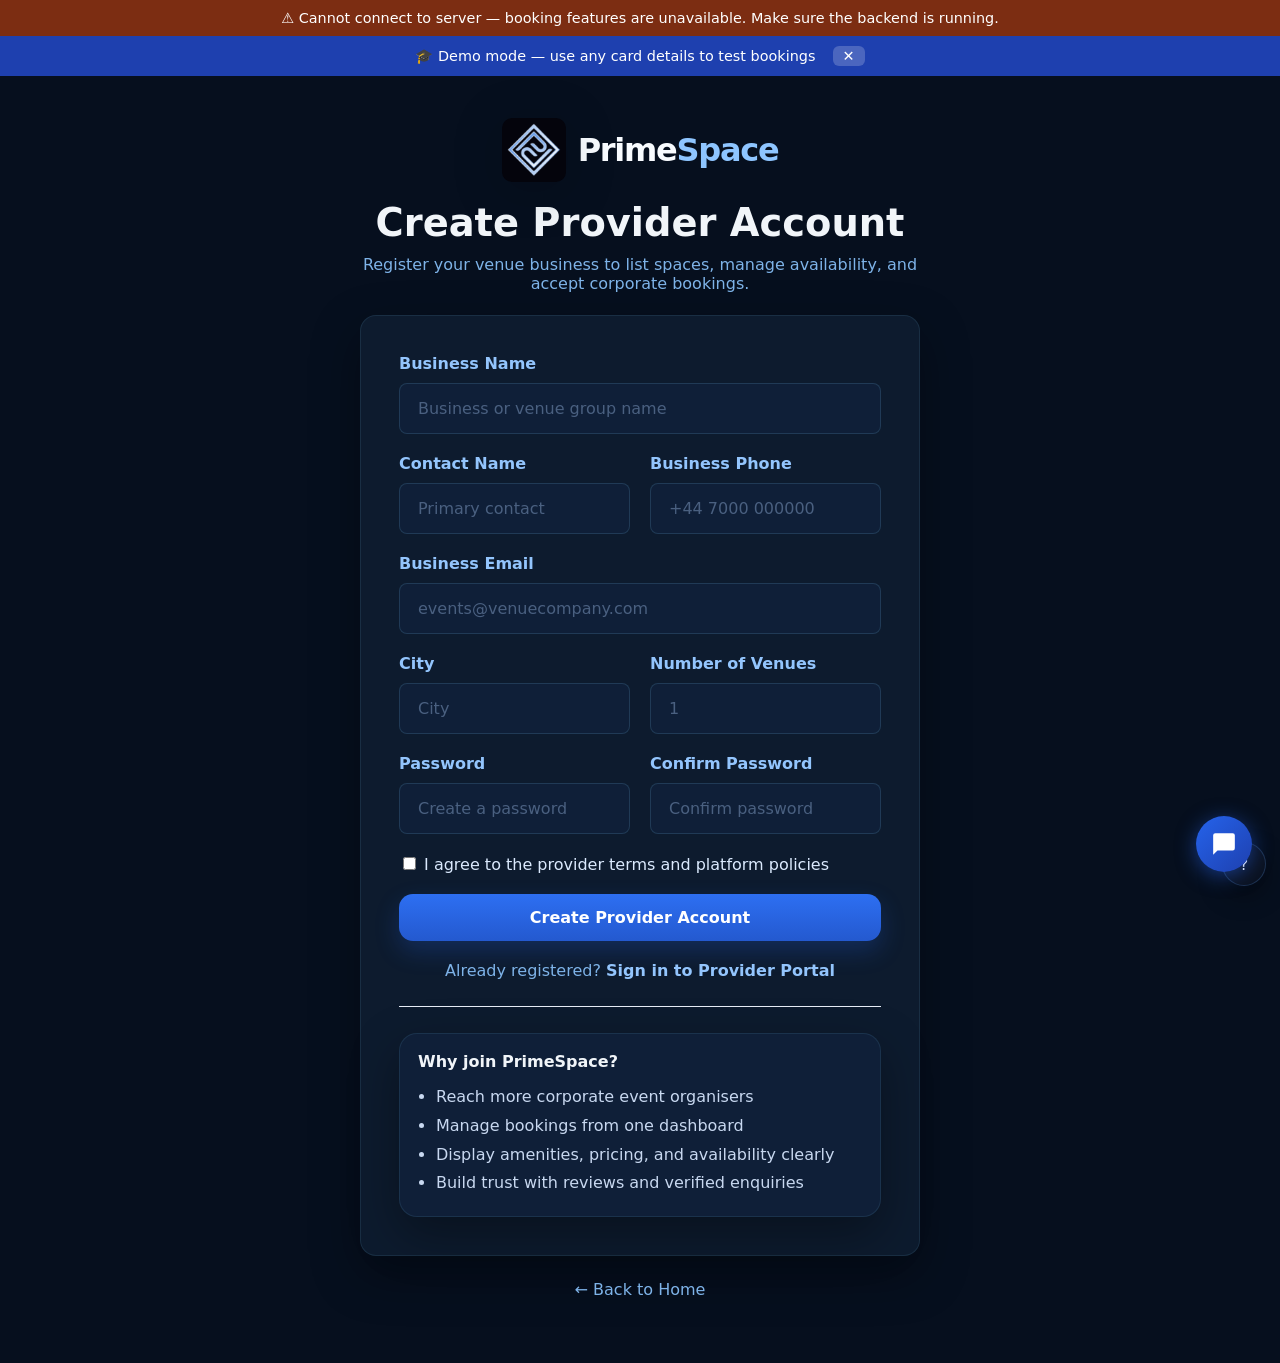
<file: provider-register.html>
<!doctype html>
<html lang="en">
<head>
  <meta charset="UTF-8">
  <meta name="viewport" content="width=device-width, initial-scale=1.0">
  <title>Create Provider Account | PrimeSpace</title>
  <link rel="stylesheet" href="assets/css/styles.css">  <style>
    body, .auth-page { background: #060f1e !important; }
    .login-shell { color: #e2e8f0; }
    .login-heading h1 { color: #f1f5f9; }
    .login-heading p { color: #7eb3e8; }
    .login-card { background: #0d1b2e !important; border: 1px solid rgba(125,211,252,.10) !important; border-radius: 16px; }
    .form-group label { color: #93c5fd !important; font-weight: 600; }
    .input-wrap { background: #0f1f38 !important; border: 1px solid rgba(125,211,252,.15) !important; border-radius: 8px; }
    .input-wrap input { color: #e2e8f0 !important; background: transparent !important; }
    .input-wrap input::placeholder { color: #4a6080 !important; }
    .form-helper { color: #7eb3e8 !important; }
    .form-helper a { color: #93c5fd !important; }
    .divider { border-color: rgba(125,211,252,.1) !important; }
    .back-home a { color: #7eb3e8 !important; }
    .soft-panel { background: #0f1f38 !important; border: 1px solid rgba(125,211,252,.1) !important; color: #e2e8f0 !important; }
    .soft-panel strong { color: #f1f5f9 !important; }
    .soft-panel ul li { color: #c8d8f0 !important; }
    p { color: #7eb3e8 !important; }
    p a { color: #93c5fd !important; }
  </style>
</head>
<body>
  <main class="auth-page">
    <div class="login-shell">
      <div class="login-heading">
        <a class="brand auth-brand" href="index.html"><img class="brand-logo auth-logo" src="assets/img/logo-mark.png" alt="PrimeSpace logo mark"><span class="brand-text">Prime<span>Space</span></span></a>
        <h1>Create Provider Account</h1>
        <p>Register your venue business to list spaces, manage availability, and accept corporate bookings.</p>
      </div>
      <section class="login-card">
        <form class="form-grid two-col" data-auth-form>
          <div class="form-group" style="grid-column:1/-1;">
            <label for="business-name">Business Name</label>
            <div class="input-wrap"><input id="business-name" type="text" placeholder="Business or venue group name"></div>
          </div>
          <div class="form-group">
            <label for="contact-name">Contact Name</label>
            <div class="input-wrap"><input id="contact-name" type="text" placeholder="Primary contact"></div>
          </div>
          <div class="form-group">
            <label for="business-phone">Business Phone</label>
            <div class="input-wrap"><input id="business-phone" type="tel" placeholder="+44 7000 000000"></div>
          </div>
          <div class="form-group" style="grid-column:1/-1;">
            <label for="business-email">Business Email</label>
            <div class="input-wrap"><input id="business-email" type="email" placeholder="events@venuecompany.com"></div>
          </div>
          <div class="form-group">
            <label for="business-city">City</label>
            <div class="input-wrap"><input id="business-city" type="text" placeholder="City"></div>
          </div>
          <div class="form-group">
            <label for="venue-count">Number of Venues</label>
            <div class="input-wrap"><input id="venue-count" type="number" min="1" placeholder="1"></div>
          </div>
          <div class="form-group">
            <label for="provider-password">Password</label>
            <div class="input-wrap"><input id="provider-password" type="password" placeholder="Create a password"></div>
          </div>
          <div class="form-group">
            <label for="provider-confirm-password">Confirm Password</label>
            <div class="input-wrap"><input id="provider-confirm-password" type="password" placeholder="Confirm password"></div>
          </div>
          <div class="form-helper" style="grid-column:1/-1;">
            <label><input type="checkbox"> I agree to the provider terms and platform policies</label>
          </div>
          <button class="btn btn-primary" type="submit" style="grid-column:1/-1;">Create Provider Account</button>
          <p style="grid-column:1/-1; text-align:center; margin:0; color:#475569;">Already registered? <a href="provider-login.html" style="color:#2563eb; font-weight:700;">Sign in to Provider Portal</a></p>
        </form>
        <div class="divider"></div>
        <div class="soft-panel">
          <strong>Why join PrimeSpace?</strong>
          <ul style="margin:12px 0 0; padding-left:18px; line-height:1.8;">
            <li>Reach more corporate event organisers</li>
            <li>Manage bookings from one dashboard</li>
            <li>Display amenities, pricing, and availability clearly</li>
            <li>Build trust with reviews and verified enquiries</li>
          </ul>
        </div>
      </section>
      <div class="back-home"><a href="index.html">← Back to Home</a></div>
    </div>
  </main>
  <a class="helper-bubble" href="#" aria-label="Help">?</a>
  <script src="assets/js/app.js"></script>
</body>
</html>
</file>
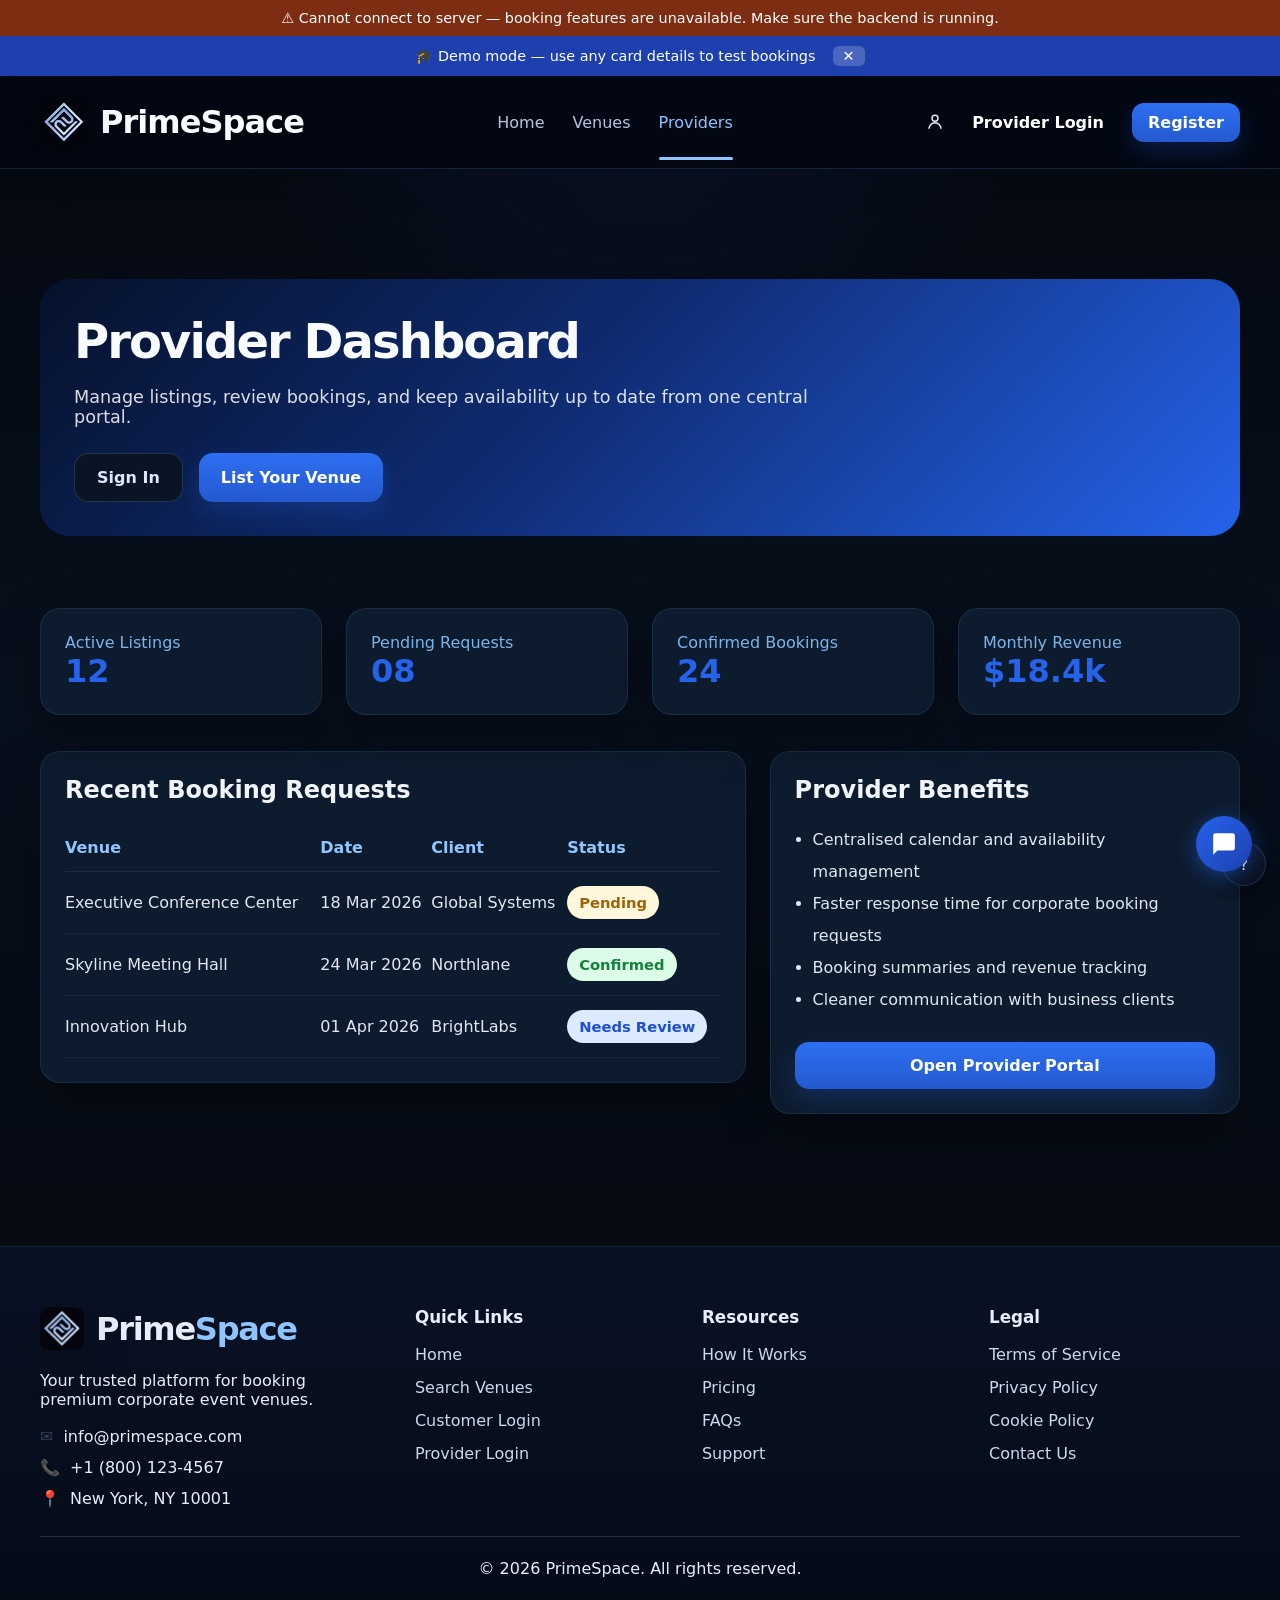
<file: providers.html>
<!doctype html>
<html lang="en">
<head>
  <meta charset="UTF-8">
  <meta name="viewport" content="width=device-width, initial-scale=1.0">
  <title>Providers | PrimeSpace</title>
  <link rel="stylesheet" href="assets/css/styles.css">
  <style>
    .dashboard-card { background: #0d1b2e !important; color: #e2e8f0 !important; border: 1px solid rgba(125,211,252,.10) !important; }
    .dashboard-card h2 { color: #f1f5f9 !important; }
    .dashboard-card .muted { color: #7eb3e8 !important; }
    .dashboard-card .stat-number { color: #2563eb !important; }
    .table th { color: #93c5fd !important; border-bottom-color: rgba(125,211,252,.1) !important; }
    .table td { color: #e2e8f0 !important; border-bottom-color: rgba(125,211,252,.08) !important; }
    .dashboard-card ul li { color: #e2e8f0 !important; }
  </style>
</head>
<body>
  <header class="site-header">
    <div class="container navbar">
      <a class="brand" href="index.html"><img class="brand-logo" src="assets/img/logo-mark.png" alt="PrimeSpace logo"><span>PrimeSpace</span></a>
      <nav class="nav-links">
        <a class="nav-link" href="index.html">Home</a>
        <a class="nav-link" href="venues.html">Venues</a>
        <a class="nav-link active" href="providers.html">Providers</a>
      </nav>
      <div class="nav-actions">
        <svg class="user-icon" viewBox="0 0 24 24" fill="none" stroke="currentColor" stroke-width="2"><path d="M20 21a8 8 0 0 0-16 0"/><circle cx="12" cy="7" r="4"/></svg>
        <a href="provider-login.html"><strong>Provider Login</strong></a>
        <a class="btn btn-primary btn-sm" href="provider-register.html">Register</a>
      </div>
    </div>
  </header>

  <main class="container section">
    <section class="dashboard-hero">
      <h1 style="margin:0; font-size:3rem; letter-spacing:-.04em;">Provider Dashboard</h1>
      <p style="max-width:760px; color:rgba(255,255,255,.85); font-size:1.1rem;">Manage listings, review bookings, and keep availability up to date from one central portal.</p>
      <div class="cta-actions" style="justify-content:flex-start;">
        <a class="btn btn-secondary" href="provider-login.html">Sign In</a>
        <a class="btn btn-primary" href="provider-register.html">List Your Venue</a>
      </div>
    </section>

    <section class="section" style="padding-bottom:36px;">
      <div class="stats-grid">
        <article class="dashboard-card"><div class="muted">Active Listings</div><div class="stat-number">12</div></article>
        <article class="dashboard-card"><div class="muted">Pending Requests</div><div class="stat-number">08</div></article>
        <article class="dashboard-card"><div class="muted">Confirmed Bookings</div><div class="stat-number">24</div></article>
        <article class="dashboard-card"><div class="muted">Monthly Revenue</div><div class="stat-number">$18.4k</div></article>
      </div>
    </section>

    <section class="provider-grid">
      <article class="dashboard-card">
        <h2 style="margin-top:0;">Recent Booking Requests</h2>
        <table class="table">
          <thead><tr><th>Venue</th><th>Date</th><th>Client</th><th>Status</th></tr></thead>
          <tbody>
            <tr><td>Executive Conference Center</td><td>18 Mar 2026</td><td>Global Systems</td><td><span class="pill pending">Pending</span></td></tr>
            <tr><td>Skyline Meeting Hall</td><td>24 Mar 2026</td><td>Northlane</td><td><span class="pill confirmed">Confirmed</span></td></tr>
            <tr><td>Innovation Hub</td><td>01 Apr 2026</td><td>BrightLabs</td><td><span class="pill review">Needs Review</span></td></tr>
          </tbody>
        </table>
      </article>
      <article class="dashboard-card">
        <h2 style="margin-top:0;">Provider Benefits</h2>
        <ul style="line-height:2; color:#334155; padding-left:18px;">
          <li>Centralised calendar and availability management</li>
          <li>Faster response time for corporate booking requests</li>
          <li>Booking summaries and revenue tracking</li>
          <li>Cleaner communication with business clients</li>
        </ul>
        <a class="btn btn-primary" href="provider-login.html" style="width:100%; margin-top:10px;">Open Provider Portal</a>
      </article>
    </section>
  </main>

  <footer class="footer">
    <div class="container">
      <div class="footer-grid">
        <div><a class="brand footer-brand" href="index.html"><img class="brand-logo footer-logo" src="assets/img/logo-mark.png" alt="PrimeSpace logo mark"><span class="brand-text">Prime<span>Space</span></span></a><p style="margin-top:16px; max-width:320px;">Your trusted platform for booking premium corporate event venues.</p><div class="contact-list"><div class="contact-item">✉️ <span>info@primespace.com</span></div><div class="contact-item">📞 <span>+1 (800) 123-4567</span></div><div class="contact-item">📍 <span>New York, NY 10001</span></div></div></div>
        <div><h4>Quick Links</h4><div class="footer-list"><a href="index.html">Home</a><a href="venues.html">Search Venues</a><a href="login.html">Customer Login</a><a href="provider-login.html">Provider Login</a></div></div>
        <div><h4>Resources</h4><div class="footer-list"><a href="#">How It Works</a><a href="#">Pricing</a><a href="#">FAQs</a><a href="#">Support</a></div></div>
        <div><h4>Legal</h4><div class="footer-list"><a href="#">Terms of Service</a><a href="#">Privacy Policy</a><a href="#">Cookie Policy</a><a href="#">Contact Us</a></div></div>
      </div>
      <div class="footer-bottom">© 2026 PrimeSpace. All rights reserved.</div>
    </div>
  </footer>

  <a class="helper-bubble" href="#" aria-label="Help">?</a>
  <script src="assets/js/data.js"></script>
  <script src="assets/js/app.js"></script>
</body>
</html>
</file>
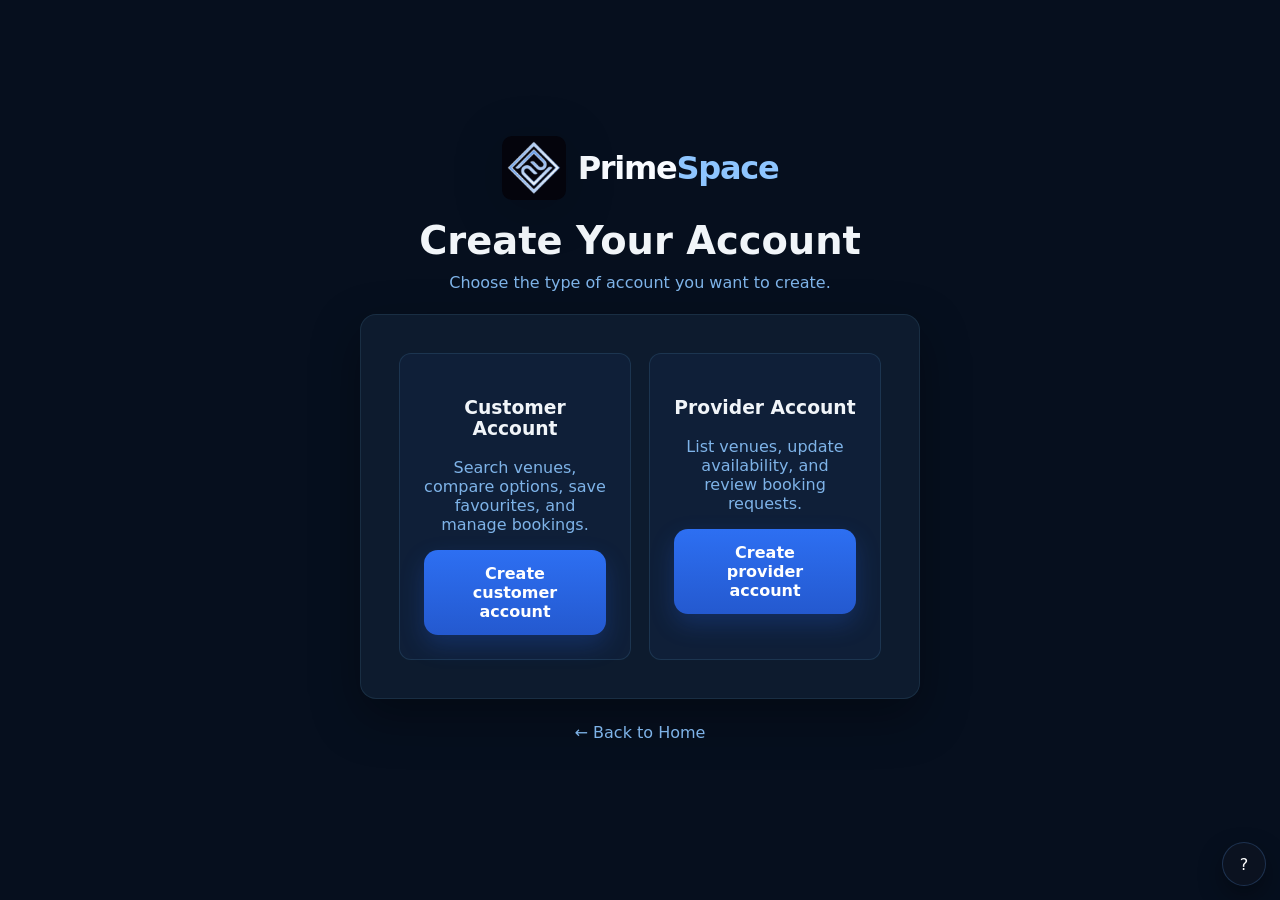
<file: register.html>
<!doctype html>
<html lang="en">
<head>
  <meta charset="UTF-8">
  <meta name="viewport" content="width=device-width, initial-scale=1.0">
  <title>Create Account | PrimeSpace</title>
  <link rel="stylesheet" href="assets/css/styles.css">
  <style>
    body, .auth-page { background: #060f1e !important; }
    .login-shell { color: #e2e8f0; }
    .login-heading h1 { color: #f1f5f9; }
    .login-heading p { color: #7eb3e8; }
    .login-card { background: #0d1b2e !important; border: 1px solid rgba(125,211,252,.10) !important; border-radius: 16px; }
    .register-card-option { background: #0f1f38 !important; border: 1px solid rgba(125,211,252,.12) !important; border-radius: 12px; padding: 24px; }
    .register-card-option h3 { color: #f1f5f9 !important; }
    .register-card-option .muted { color: #7eb3e8 !important; }
    .back-home a { color: #7eb3e8 !important; }
  </style>
</head>
<body>
  <main class="auth-page">
    <div class="login-shell">
      <div class="login-heading">
        <a class="brand auth-brand" href="index.html"><img class="brand-logo auth-logo" src="assets/img/logo-mark.png" alt="PrimeSpace logo mark"><span class="brand-text">Prime<span>Space</span></span></a>
        <h1>Create Your Account</h1>
        <p>Choose the type of account you want to create.</p>
      </div>
      <section class="login-card">
        <div class="register-options">
          <article class="register-card-option">
            <h3>Customer Account</h3>
            <p class="muted">Search venues, compare options, save favourites, and manage bookings.</p>
            <a class="btn btn-primary" href="customer-register.html">Create customer account</a>
          </article>
          <article class="register-card-option">
            <h3>Provider Account</h3>
            <p class="muted">List venues, update availability, and review booking requests.</p>
            <a class="btn btn-primary" href="provider-register.html">Create provider account</a>
          </article>
        </div>
      </section>
      <div class="back-home"><a href="index.html">← Back to Home</a></div>
    </div>
  </main>
  <a class="helper-bubble" href="#" aria-label="Help">?</a>
</body>
</html>
</file>
<file: assets/css/styles.css>
:root {
  --bg: #030712;
  --bg-soft: #07111f;
  --surface: #0b1220;
  --surface-2: #111827;
  --card: var(--text-strong);
  --card-2: #111c33;
  --muted: var(--muted);
  --text: #e5eefc;
  --text-strong: #f8fbff;
  --line: rgba(148, 163, 184, .16);
  --primary: #2563eb;
  --primary-2: #1d4ed8;
  --primary-soft: rgba(37,99,235,.16);
  --accent: #60a5fa;
  --success: #22c55e;
  --warning: #facc15;
  --danger: #ef4444;
  --radius: 18px;
  --shadow: 0 18px 48px rgba(0, 0, 0, .38);
}

* { box-sizing: border-box; }
html { scroll-behavior: smooth; }
body {
  margin: 0;
  font-family: Inter, ui-sans-serif, system-ui, -apple-system, Segoe UI, Roboto, Arial, sans-serif;
  background:
    radial-gradient(circle at top, rgba(37,99,235,.10), transparent 20%),
    linear-gradient(180deg, #02050d 0%, #060b16 42%, #030712 100%);
  color: var(--text);
}
a { color: inherit; text-decoration: none; }
img { max-width: 100%; display: block; }
button, input, select, textarea {
  font: inherit;
}
.container {
  width: min(1200px, calc(100% - 32px));
  margin: 0 auto;
}
.section { padding: 72px 0; }
.section-title {
  text-align: center;
  font-size: clamp(2rem, 3vw, 3rem);
  margin: 0 0 12px;
}
.section-subtitle {
  text-align: center;
  color: var(--muted);
  max-width: 760px;
  margin: 0 auto 40px;
  font-size: 1.15rem;
}

.site-header {
  position: sticky;
  top: 0;
  z-index: 100;
  backdrop-filter: blur(14px);
  background: rgba(3, 7, 18, .88);
  border-bottom: 1px solid rgba(96,165,250,.18);
}
.navbar {
  display: flex;
  align-items: center;
  justify-content: space-between;
  min-height: 92px;
  gap: 20px;
}
.brand {
  display: inline-flex;
  align-items: center;
  gap: 12px;
  font-size: 2rem;
  font-weight: 800;
}
.brand-logo {
  height: 58px;
  width: auto;
  display: block;
  filter: drop-shadow(0 8px 24px rgba(0,0,0,.18));
}
.auth-logo { height: 92px; }
.footer-logo { height: 68px; }
.nav-links,
.nav-actions {
  display: flex;
  align-items: center;
  gap: 28px;
}
.nav-link {
  color: #cbd5e1;
  font-weight: 500;
  position: relative;
}
.nav-link.active,
.nav-link:hover { color: var(--primary); }
.nav-link.active::after {
  content: "";
  position: absolute;
  left: 0;
  right: 0;
  bottom: -28px;
  margin: auto;
  width: 100%;
  height: 3px;
  background: var(--primary);
  border-radius: 999px;
}
.user-icon {
  width: 18px;
  height: 18px;
  color: #e2e8f0;
}
.btn {
  display: inline-flex;
  align-items: center;
  justify-content: center;
  gap: 10px;
  border: 0;
  cursor: pointer;
  border-radius: 14px;
  padding: 14px 22px;
  font-weight: 700;
  transition: .2s ease;
}
.btn:hover { transform: translateY(-1px); }
.btn-primary {
  background: var(--primary);
  color: white;
  box-shadow: 0 10px 22px rgba(37,99,235,.22);
}
.btn-primary:hover { background: var(--primary-2); }
.btn-secondary {
  background: rgba(15,23,42,.92);
  color: var(--text);
  border: 1px solid rgba(96,165,250,.22);
}
.btn-ghost {
  background: transparent;
  color: var(--text);
}
.btn-sm { padding: 10px 16px; border-radius: 12px; }

.hero {
  background:
    radial-gradient(circle at top left, rgba(96,165,250,.25), transparent 28%),
    radial-gradient(circle at top right, rgba(37,99,235,.18), transparent 24%),
    linear-gradient(135deg, #06112a 0%, #0f2c73 45%, #2563eb 100%);
  color: white;
  padding: 84px 0 120px;
}
.hero h1 {
  text-align: center;
  font-size: clamp(2.4rem, 5vw, 4.7rem);
  line-height: 1.08;
  margin: 0;
  letter-spacing: -.04em;
}
.hero p {
  text-align: center;
  max-width: 900px;
  margin: 24px auto 42px;
  font-size: clamp(1.05rem, 2vw, 1.45rem);
  color: rgba(255,255,255,.88);
}
.search-card {
  max-width: 1120px;
  margin: 0 auto;
  background: linear-gradient(180deg, rgba(8,15,30,.96), rgba(11,18,32,.96));
  color: var(--text);
  border-radius: 24px;
  padding: 20px;
  border: 1px solid rgba(96,165,250,.16);
  box-shadow: 0 24px 60px rgba(0,0,0,.32);
}
.search-grid {
  display: grid;
  grid-template-columns: 1.2fr 1fr 1fr auto;
  gap: 16px;
}
.field label,
.form-group label {
  display: block;
  margin-bottom: 10px;
  font-weight: 700;
}
.input-wrap {
  display: flex;
  align-items: center;
  gap: 10px;
  background: rgba(2,6,23,.78);
  border: 1px solid rgba(96,165,250,.12);
  border-radius: 16px;
  padding: 14px 16px;
}
.input-wrap:focus-within {
  border-color: rgba(37,99,235,.45);
  box-shadow: 0 0 0 4px rgba(37,99,235,.12);
}
.input-wrap input,
.input-wrap select,
.input-wrap textarea,
.input-wrap button.inline-button {
  width: 100%;
  border: 0;
  outline: 0;
  background: transparent;
  color: var(--text);
}
.input-icon {
  width: 18px;
  height: 18px;
  color: var(--muted);
  flex: 0 0 auto;
}

.cards-grid {
  display: grid;
  grid-template-columns: repeat(3, 1fr);
  gap: 28px;
}
.venue-card,
.info-card,
.login-card,
.filter-card,
.details-card,
.booking-card,
.dashboard-card {
  background: var(--card);
  border-radius: 20px;
  box-shadow: var(--shadow);
  border: 1px solid rgba(15, 23, 42, .05);
}
.venue-card {
  overflow: hidden;
  transition: .22s ease;
}
.venue-card:hover {
  transform: translateY(-6px);
  box-shadow: 0 16px 42px rgba(3,10,26,.18);
}
.venue-media {
  aspect-ratio: 16 / 9;
  object-fit: cover;
  width: 100%;
}
.venue-body { padding: 18px 18px 20px; }
.venue-topline {
  display: flex;
  align-items: flex-start;
  justify-content: space-between;
  gap: 12px;
}
.rating-badge {
  display: inline-flex;
  align-items: center;
  gap: 8px;
  font-weight: 800;
  background: #fff7db;
  color: #111827;
  padding: 10px 14px;
  border-radius: 14px;
}
.star { color: var(--warning); }
.meta-line {
  color: var(--muted);
  display: flex;
  align-items: center;
  gap: 8px;
  margin: 10px 0;
}
.meta-line svg { width: 18px; height: 18px; color: #64748b; }
.venue-bottom {
  margin-top: 16px;
  padding-top: 16px;
  border-top: 1px solid #e5edf8;
  display: flex;
  align-items: center;
  justify-content: space-between;
  gap: 12px;
}
.price {
  font-size: 1.1rem;
  font-weight: 800;
  color: var(--primary);
}
.price big {
  font-size: 2rem;
  letter-spacing: -.03em;
}
.muted { color: var(--muted); }

.how-grid,
.category-grid,
.testimonials-grid,
.stats-grid,
.portal-grid,
.provider-grid {
  display: grid;
  gap: 24px;
}
.how-grid { grid-template-columns: repeat(3, 1fr); }
.category-grid { grid-template-columns: repeat(4, 1fr); }
.testimonials-grid { grid-template-columns: repeat(3, 1fr); }
.stats-grid { grid-template-columns: repeat(4, 1fr); }
.portal-grid { grid-template-columns: 360px 1fr; align-items: start; }
.provider-grid { grid-template-columns: 1.2fr .8fr; align-items: start; }

.info-card { padding: 26px; }
.icon-bubble {
  width: 72px;
  height: 72px;
  border-radius: 50%;
  display: grid;
  place-items: center;
  background: var(--primary-soft);
  color: var(--primary);
  margin: 0 auto 20px;
}
.icon-bubble svg { width: 32px; height: 32px; }
.category-chip {
  background: white;
  border-radius: 18px;
  border: 1px solid #e7edf7;
  padding: 28px 18px;
  text-align: center;
  font-weight: 700;
  box-shadow: var(--shadow);
}
.testimonial {
  padding: 28px;
}
.avatar-row {
  display: flex;
  align-items: center;
  gap: 14px;
  margin-top: 18px;
}
.avatar {
  width: 56px;
  height: 56px;
  border-radius: 50%;
  object-fit: cover;
  background: linear-gradient(135deg, #1e40af, #60a5fa);
}
.cta-band {
  margin-top: 40px;
  padding: 58px 32px;
  border-radius: 28px;
  background: linear-gradient(135deg, var(--text-strong) 0%, #0f2c73 45%, #2563eb 100%);
  color: white;
  text-align: center;
}
.cta-actions { display: flex; gap: 16px; justify-content: center; flex-wrap: wrap; margin-top: 26px; }
.footer {
  background: linear-gradient(180deg, #06112a, #020817);
  color: white;
  padding: 60px 0 24px;
  margin-top: 60px;
}
.footer-grid {
  display: grid;
  grid-template-columns: 1.35fr 1fr 1fr 1fr;
  gap: 36px;
}
.footer h4 { margin: 0 0 18px; font-size: 1.05rem; }
.footer a,
.footer p { color: rgba(255,255,255,.88); }
.footer-list { display: grid; gap: 14px; }
.footer-bottom {
  border-top: 1px solid rgba(255,255,255,.12);
  margin-top: 28px;
  padding-top: 22px;
  text-align: center;
  color: rgba(255,255,255,.72);
}
.contact-list { display: grid; gap: 12px; margin-top: 18px; }
.contact-item { display: flex; align-items: center; gap: 10px; }
.contact-item svg { width: 18px; height: 18px; color: #93c5fd; }

.results-head {
  margin: 48px 0 20px;
}
.results-toolbar {
  display: flex;
  align-items: center;
  justify-content: space-between;
  gap: 16px;
  padding: 18px 22px;
  background: white;
  border: 1px solid #e7edf7;
  border-radius: 18px;
  box-shadow: var(--shadow);
}
.toggle-group {
  display: inline-flex;
  background: var(--surface);
  padding: 4px;
  border-radius: 14px;
  gap: 4px;
}
.toggle-group button.active { background: var(--primary); color: white; }
.portal-grid .filter-card { padding: 28px; position: sticky; top: 100px; }
.filter-section { margin-bottom: 22px; }
.range-row {
  display: flex; justify-content: space-between; color: #64748b; margin-top: 10px;
}
.venue-list { display: grid; grid-template-columns: repeat(2, 1fr); gap: 22px; }

.auth-page {
  min-height: calc(100vh - 81px);
  display: grid;
  place-items: center;
  padding: 42px 16px 64px;
}
.login-shell { width: min(100%, 560px); }
.login-heading {
  text-align: center;
  margin-bottom: 26px;
}
.login-heading h1 { margin: 0; font-size: clamp(2rem, 3vw, 2.7rem); }
.login-heading p { color: var(--muted); }
.login-card { padding: 38px; }
.form-grid { display: grid; gap: 20px; }
.form-helper {
  display: flex;
  justify-content: space-between;
  align-items: center;
  gap: 14px;
  color: var(--muted);
}
.divider {
  height: 1px;
  background: #e7edf7;
  margin: 26px 0;
}
.soft-panel {
  padding: 18px;
  border-radius: 16px;
  background: #eff6ff;
  color: #1e3a8a;
}
.back-home {
  text-align: center;
  margin-top: 24px;
  color: var(--muted);
}

.breadcrumb {
  padding: 30px 0 12px;
  color: var(--primary);
  display: inline-flex;
  align-items: center;
  gap: 10px;
}
.details-layout {
  display: grid;
  grid-template-columns: minmax(0, 1.7fr) minmax(320px, .8fr);
  gap: 28px;
}
.gallery-card { overflow: hidden; }
.main-image { aspect-ratio: 16 / 9; object-fit: cover; width: 100%; }
.thumb-row {
  display: grid;
  grid-template-columns: repeat(4, 1fr);
  gap: 10px;
  padding: 14px 16px 16px;
}
.thumb {
  border: 2px solid transparent;
  border-radius: 14px;
  overflow: hidden;
  cursor: pointer;
}
.thumb.active { border-color: var(--primary); }
.thumb img { aspect-ratio: 16 / 9; object-fit: cover; width: 100%; }
.details-card { padding: 30px; margin-top: 18px; }
.details-header {
  display: flex;
  justify-content: space-between;
  gap: 20px;
  align-items: flex-start;
  margin-bottom: 18px;
}
.details-card h1 { margin: 0 0 10px; font-size: clamp(2rem, 3vw, 3.3rem); letter-spacing: -.03em; }
.amenities-grid {
  display: grid;
  grid-template-columns: repeat(3, 1fr);
  gap: 14px 18px;
}
.amenity {
  display: flex;
  align-items: center;
  gap: 12px;
  color: var(--muted);
}
.amenity-dot {
  width: 24px;
  height: 24px;
  border-radius: 50%;
  background: #dcfce7;
  color: #16a34a;
  display: grid;
  place-items: center;
  font-weight: 800;
}
.map-box {
  min-height: 280px;
  display: grid;
  place-items: center;
  text-align: center;
  border-radius: 18px;
  background: linear-gradient(135deg, #eef3fb, #dfe7f2);
  color: #64748b;
}
.booking-card {
  padding: 30px;
  position: sticky;
  top: 100px;
}
.price-panel { margin-bottom: 24px; }
.summary-line {
  display: flex;
  justify-content: space-between;
  gap: 16px;
  padding: 8px 0;
  color: var(--muted);
}
.summary-total {
  border-top: 1px solid #e7edf7;
  margin-top: 8px;
  padding-top: 16px;
  font-size: 1.1rem;
  font-weight: 800;
}
.small-note { text-align: center; margin-top: 10px; color: #64748b; }
.availability-list { display: grid; gap: 14px; margin-top: 20px; }
.availability-row {
  display: flex;
  justify-content: space-between;
  align-items: center;
}
.status-ok { color: var(--success); font-weight: 700; }
.review-card {
  padding: 24px;
  border: 1px solid #e7edf7;
  border-radius: 18px;
  margin-top: 18px;
}
.review-top {
  display: flex;
  justify-content: space-between;
  gap: 14px;
  align-items: flex-start;
}

.dashboard-hero {
  background: linear-gradient(135deg, #06112a 0%, #0f2c73 45%, #2563eb 100%);
  color: white;
  border-radius: 30px;
  padding: 34px;
  margin-top: 38px;
}
.dashboard-card { padding: 24px; }
.stat-number { font-size: 2rem; font-weight: 800; color: var(--primary); }
.table { width: 100%; border-collapse: collapse; }
.table th,
.table td { padding: 14px 0; text-align: left; border-bottom: 1px solid #e7edf7; }
.table th { color: #64748b; font-weight: 600; }
.pill {
  display: inline-flex;
  align-items: center;
  padding: 8px 12px;
  border-radius: 999px;
  font-size: .92rem;
  font-weight: 700;
}
.pill.pending { background: #fff7db; color: #a16207; }
.pill.confirmed { background: #dcfce7; color: #15803d; }
.pill.review { background: #dbeafe; color: #1d4ed8; }

.helper-bubble {
  position: fixed;
  right: 14px;
  bottom: 14px;
  width: 44px;
  height: 44px;
  border-radius: 50%;
  display: grid;
  place-items: center;
  background: #10192d;
  color: white;
  box-shadow: 0 10px 24px rgba(0,0,0,.25);
}

@media (max-width: 1100px) {
  .search-grid,
  .how-grid,
  .testimonials-grid,
  .stats-grid,
  .footer-grid,
  .details-layout,
  .provider-grid,
  .portal-grid,
  .venue-list,
  .cards-grid {
    grid-template-columns: 1fr;
  }
  .category-grid { grid-template-columns: repeat(2, 1fr); }
  .results-toolbar,
  .details-header,
  .venue-bottom,
  .navbar { flex-wrap: wrap; }
  .nav-links { order: 3; width: 100%; justify-content: center; }
  .booking-card, .portal-grid .filter-card { position: static; }
}
@media (max-width: 760px) {
  .brand { font-size: 1.6rem; }
  .nav-actions { width: 100%; justify-content: center; }
  .thumb-row,
  .amenities-grid,
  .category-grid { grid-template-columns: 1fr; }
  .login-card,
  .details-card,
  .booking-card,
  .filter-card { padding: 22px; }
  .hero { padding-top: 56px; }
  .section { padding: 56px 0; }
}


/* Dark professional theme overrides */
.section-title, h1, h2, h3, h4, strong, .price, .total-price { color: var(--text-strong); }
.section, .page-section { position: relative; }
.venue-card, .info-card, .login-card, .filter-card, .booking-panel, .detail-card, .review-card, .provider-card, .stats-card, .soft-panel {
  background: linear-gradient(180deg, rgba(15,23,42,.98), rgba(11,18,32,.98));
  border: 1px solid rgba(96,165,250,.12);
  box-shadow: var(--shadow);
}
.muted, .helper-text, .footer, .footer p, .footer a, .contact-item, .meta, .detail-meta, .card-subtle, .price-note, .booking-panel p, .review-date { color: var(--muted); }
.footer { background: linear-gradient(180deg, #030712, #020617); border-top: 1px solid rgba(96,165,250,.14); }
.footer h4 { color: var(--text-strong); }
input, select, textarea { color: var(--text); }
input::placeholder, textarea::placeholder { color: #7c8ba1; }
.search-card label, .filter-card label, .login-card label, .booking-panel label { color: #dbeafe; }
.filter-card input, .filter-card select { background: #1e2d4a; color: #e2e8f0; border-color: rgba(255,255,255,.12); }
.filter-card input::placeholder { color: #64748b; }
.category-chip { background: rgba(15,23,42,.9); border: 1px solid rgba(96,165,250,.12); color: var(--text); }
.cta-band { background: linear-gradient(135deg, #0f172a, #0b1d44 45%, #2563eb 100%); box-shadow: var(--shadow); }
.star, .rating-badge { color: var(--warning); }
.auth-page { min-height: 100vh; background: radial-gradient(circle at top, rgba(37,99,235,.15), transparent 22%), linear-gradient(180deg,#02050d,#060b16); }
.login-heading h1 { color: var(--text-strong); }
.back-home a { color: #bfdbfe; }
.btn-secondary:hover { border-color: rgba(96,165,250,.38); background: rgba(18,28,52,.98); }
.helper-bubble { background: #111827; color: white; border: 1px solid rgba(96,165,250,.22); }
.site-header a strong { color: white; }
.brand-wordmark { display:none; }


/* ===== PrimeSpace refresh ===== */
:root{
  --bg:#05070d;
  --bg-soft:#0a1020;
  --surface:#0f172a;
  --surface-2:#131f36;
  --card:#ffffff;
  --card-2:#182744;
  --muted:#8fa2bf;
  --text:#dbe7ff;
  --text-strong:#f8fbff;
  --line:rgba(148,163,184,.16);
  --primary:#2563eb;
  --primary-2:#1e40af;
  --primary-soft:rgba(37,99,235,.12);
  --accent:#7dd3fc;
  --success:#22c55e;
  --warning:#facc15;
  --danger:#ef4444;
  --shadow:0 18px 48px rgba(0,0,0,.34);
}
body{
  background:
    radial-gradient(circle at top, rgba(37,99,235,.10), transparent 24%),
    linear-gradient(180deg, #04070e 0%, #07101d 44%, #05070d 100%);
  color:var(--text);
}
.brand{
  font-size:2rem;
  font-weight:800;
  letter-spacing:-.03em;
  color:var(--text-strong);
}
.brand-logo,.brand-icon{
  width:48px;
  height:48px;
  object-fit:contain;
  flex:0 0 auto;
  display:block;
}
.auth-logo{
  width:64px;
  height:64px;
}
.footer-logo{
  width:44px;
  height:44px;
}
.brand-text{
  font-size:2rem;
  font-weight:800;
  letter-spacing:-.04em;
  color:var(--text-strong);
}
.brand-text span{
  color:#8ec5ff;
}
.nav-actions a{
  color:var(--text-strong);
}
.nav-actions a.btn{
  color:white;
}
.nav-link{ color:#b7c5dc; }
.nav-link.active,.nav-link:hover{ color:#8ec5ff; }
.nav-link.active::after{ background:#8ec5ff; }
.btn-primary{
  background:linear-gradient(180deg,#2d6ff2,#2459cf);
  box-shadow:0 10px 24px rgba(37,99,235,.24);
}
.btn-primary:hover{ background:linear-gradient(180deg,#3677f4,#295dce); }
.btn-secondary{
  background:#0b1425;
  border:1px solid rgba(125,211,252,.18);
}
.btn-secondary:hover{ background:#12203a; }
.hero{
  background:
    radial-gradient(circle at top left, rgba(125,211,252,.18), transparent 28%),
    radial-gradient(circle at top right, rgba(37,99,235,.14), transparent 24%),
    linear-gradient(135deg, #06101e 0%, #0a1730 48%, #14357a 100%);
}
.search-card{
  background:linear-gradient(180deg, rgba(7,12,24,.95), rgba(10,16,32,.95));
  border:1px solid rgba(125,211,252,.14);
}
.input-wrap{
  background:rgba(255,255,255,.04);
  border:1px solid rgba(125,211,252,.14);
}
.input-wrap input,
.input-wrap select,
.input-wrap textarea{
  color:var(--text);
}
.input-wrap input::placeholder,
.input-wrap textarea::placeholder{
  color:#8fa2bf;
}
.venue-card,
.info-card,
.login-card,
.details-card,
.booking-card,
.dashboard-card{
  background:rgba(255,255,255,.98);
  color:#0f172a;
  border:1px solid rgba(15,23,42,.06);
}
.filter-card{
  background:#111c33;
  color:#e2e8f0;
  border:1px solid rgba(255,255,255,.06);
}
.muted{ color:#64748b !important; }
.section-subtitle{ color:#8fa2bf; }
.footer{
  background:linear-gradient(180deg,#091225,#050b17);
}
.footer,
.footer a,
.footer .brand-text,
.footer p,
.footer .contact-item span,
.footer-bottom,
.footer h4{
  color:#e7eefb;
}
.footer .footer-list a{ color:#cdd8ea; }
.footer .footer-list a:hover{ color:#8ec5ff; }
.soft-panel{
  background:#eff6ff;
  border:1px solid #dbeafe;
  border-radius:18px;
  padding:18px;
  color:#1e3a8a;
}
.form-helper a,
.back-home a,
.breadcrumb{
  color:#2563eb !important;
}
.price, .stat-number{ color:#2563eb; }
.rating-badge{
  background:#fef3c7;
  color:#111827;
}
.summary-line, .meta-line, .contact-item{ color:#334155; }
.helper-bubble{
  background:#0b1220;
  color:#fff;
  box-shadow:0 10px 24px rgba(0,0,0,.35);
}
.auth-page{
  background:
    radial-gradient(circle at top, rgba(37,99,235,.12), transparent 24%),
    linear-gradient(180deg,#04070e 0%,#060d1a 100%);
}
.login-shell{ width:min(560px, calc(100% - 32px)); margin:0 auto; }
.login-heading{ text-align:center; margin-bottom:22px; }
.login-heading .brand{ justify-content:center; margin-bottom:10px; }
.login-heading h1{ margin:8px 0 10px; color:var(--text-strong); }
.login-heading p{ color:#9fb1cb; margin:0; }
.login-card{
  background:rgba(255,255,255,.98);
  border:1px solid rgba(15,23,42,.08);
}
.auth-page .form-group label{ color:#0f172a; }
.auth-page .input-wrap{
  background:#f8fafc;
  border:1px solid #dbeafe;
}
.auth-page .input-wrap input{ color:#0f172a; }
.auth-page .input-wrap input::placeholder{ color:#94a3b8; }
.auth-page .btn-secondary{
  background:white;
  border:1px solid #cbd5e1;
  color:#0f172a;
}
.auth-page .btn-secondary:hover{ background:#f8fafc; }
.auth-page .btn-primary{ color:white; }
.auth-page .soft-panel{ color:#1e3a8a; }
.register-options{
  display:grid;
  grid-template-columns:1fr 1fr;
  gap:18px;
}
.register-card-option{
  border:1px solid #dbeafe;
  border-radius:18px;
  padding:24px;
  text-align:center;
  background:#f8fbff;
}
.form-grid.two-col{
  grid-template-columns:1fr 1fr;
}
@media (max-width: 800px){
  .register-options,.form-grid.two-col{
    grid-template-columns:1fr;
  }
}


/* ===== April 2026 refinement ===== */
.brand-logo,
.auth-logo,
.footer-logo{
  border-radius: 10px;
}
.venue-card,
.cards-grid .venue-card,
.venue-list .venue-card{
  background: linear-gradient(180deg, #eaf2ff 0%, #dbeafe 100%) !important;
  color: #0f172a !important;
  border: 1px solid rgba(37,99,235,.12) !important;
}
.venue-card h3,
.venue-card .price,
.venue-card strong,
.venue-card .rating-badge{
  color:#0f172a;
}
.venue-card .meta-line,
.venue-card .meta-line svg,
.venue-card .muted{
  color:#475569 !important;
}
.venue-card .venue-bottom{
  border-top:1px solid rgba(37,99,235,.14);
}
.venue-card:hover{
  box-shadow: 0 18px 40px rgba(15,23,42,.18);
}
.payment-shell{
  display:grid;
  grid-template-columns:minmax(0,1.2fr) minmax(320px,.8fr);
  gap:28px;
  align-items:start;
}
.payment-card{
  background:rgba(255,255,255,.98);
  color:#0f172a;
  border:1px solid rgba(15,23,42,.08);
  border-radius:20px;
  box-shadow:var(--shadow);
  padding:30px;
}
.payment-card h1,.payment-card h2,.payment-card h3,.payment-card strong{ color:#0f172a; }
.payment-card .muted{ color:#64748b !important; }
.payment-card .input-wrap{
  background:#f8fafc;
  border:1px solid #dbeafe;
}
.payment-card .input-wrap input,
.payment-card .input-wrap select,
.payment-card .input-wrap textarea{ color:#0f172a; }
.payment-card .input-wrap input::placeholder,
.payment-card .input-wrap textarea::placeholder{ color:#94a3b8; }
.summary-panel{
  position:sticky;
  top:100px;
}
.summary-list{
  display:grid;
  gap:12px;
  margin:18px 0;
}
.summary-item{
  display:flex;
  justify-content:space-between;
  gap:16px;
  color:#334155;
}
.payment-grid{
  display:grid;
  grid-template-columns:1fr 1fr;
  gap:18px;
}
.card-row{
  display:grid;
  grid-template-columns:2fr 1fr 1fr;
  gap:14px;
}
.pay-badges{
  display:flex;
  gap:12px;
  flex-wrap:wrap;
  margin-top:12px;
}
.pay-badge{
  padding:10px 14px;
  border-radius:12px;
  background:#eff6ff;
  border:1px solid #dbeafe;
  color:#1e3a8a;
  font-weight:700;
}
.booking-card .btn, .payment-card .btn{ min-height:54px; }
@media (max-width: 980px){
  .payment-shell, .payment-grid, .card-row{ grid-template-columns:1fr; }
  .summary-panel{ position:static; }
}

/* ===== Filter card dark fix ===== */
.filter-card,
.portal-grid .filter-card {
  background: #0f1e36 !important;
  color: #e2e8f0 !important;
  border: 1px solid rgba(125,211,252,.12) !important;
}
.filter-card label { color: #93c5fd !important; }
.filter-card h2 { color: #e2e8f0 !important; }
.filter-card input,
.filter-card select,
.filter-card .input-wrap {
  background: #172138 !important;
  color: #e2e8f0 !important;
  border-color: rgba(125,211,252,.14) !important;
}
.filter-card input::placeholder { color: #64748b !important; }
.filter-card .range-row { color: #93c5fd !important; }

/* ===== Global dark theme fix ===== */
.filter-card,
.portal-grid .filter-card {
  background: #0a1628 !important;
  color: #e2e8f0 !important;
  border: 1px solid rgba(125,211,252,.10) !important;
  box-shadow: 0 4px 24px rgba(0,0,0,.3) !important;
}
.filter-card h2 { color: #f1f5f9 !important; font-size:1.6rem !important; }
.filter-card label { color: #93c5fd !important; font-size:0.85rem !important; font-weight:600 !important; }
.filter-card .input-wrap {
  background: #0f1f38 !important;
  border: 1px solid rgba(125,211,252,.15) !important;
}
.filter-card input,
.filter-card select {
  color: #e2e8f0 !important;
  background: transparent !important;
}
.filter-card input::placeholder { color: #4a6080 !important; }
.filter-card .range-row { color: #7eb3e8 !important; font-size:0.85rem !important; }
.filter-card .btn-secondary {
  background: #0f1f38 !important;
  color: #93c5fd !important;
  border: 1px solid rgba(125,211,252,.2) !important;
}
.filter-card .btn-primary {
  background: linear-gradient(180deg,#2d6ff2,#2459cf) !important;
  color: white !important;
}

/* Provider dashboard dark fix */
.dashboard-card {
  background: rgba(255,255,255,.98) !important;
  color: #0f172a !important;
}
</file>
